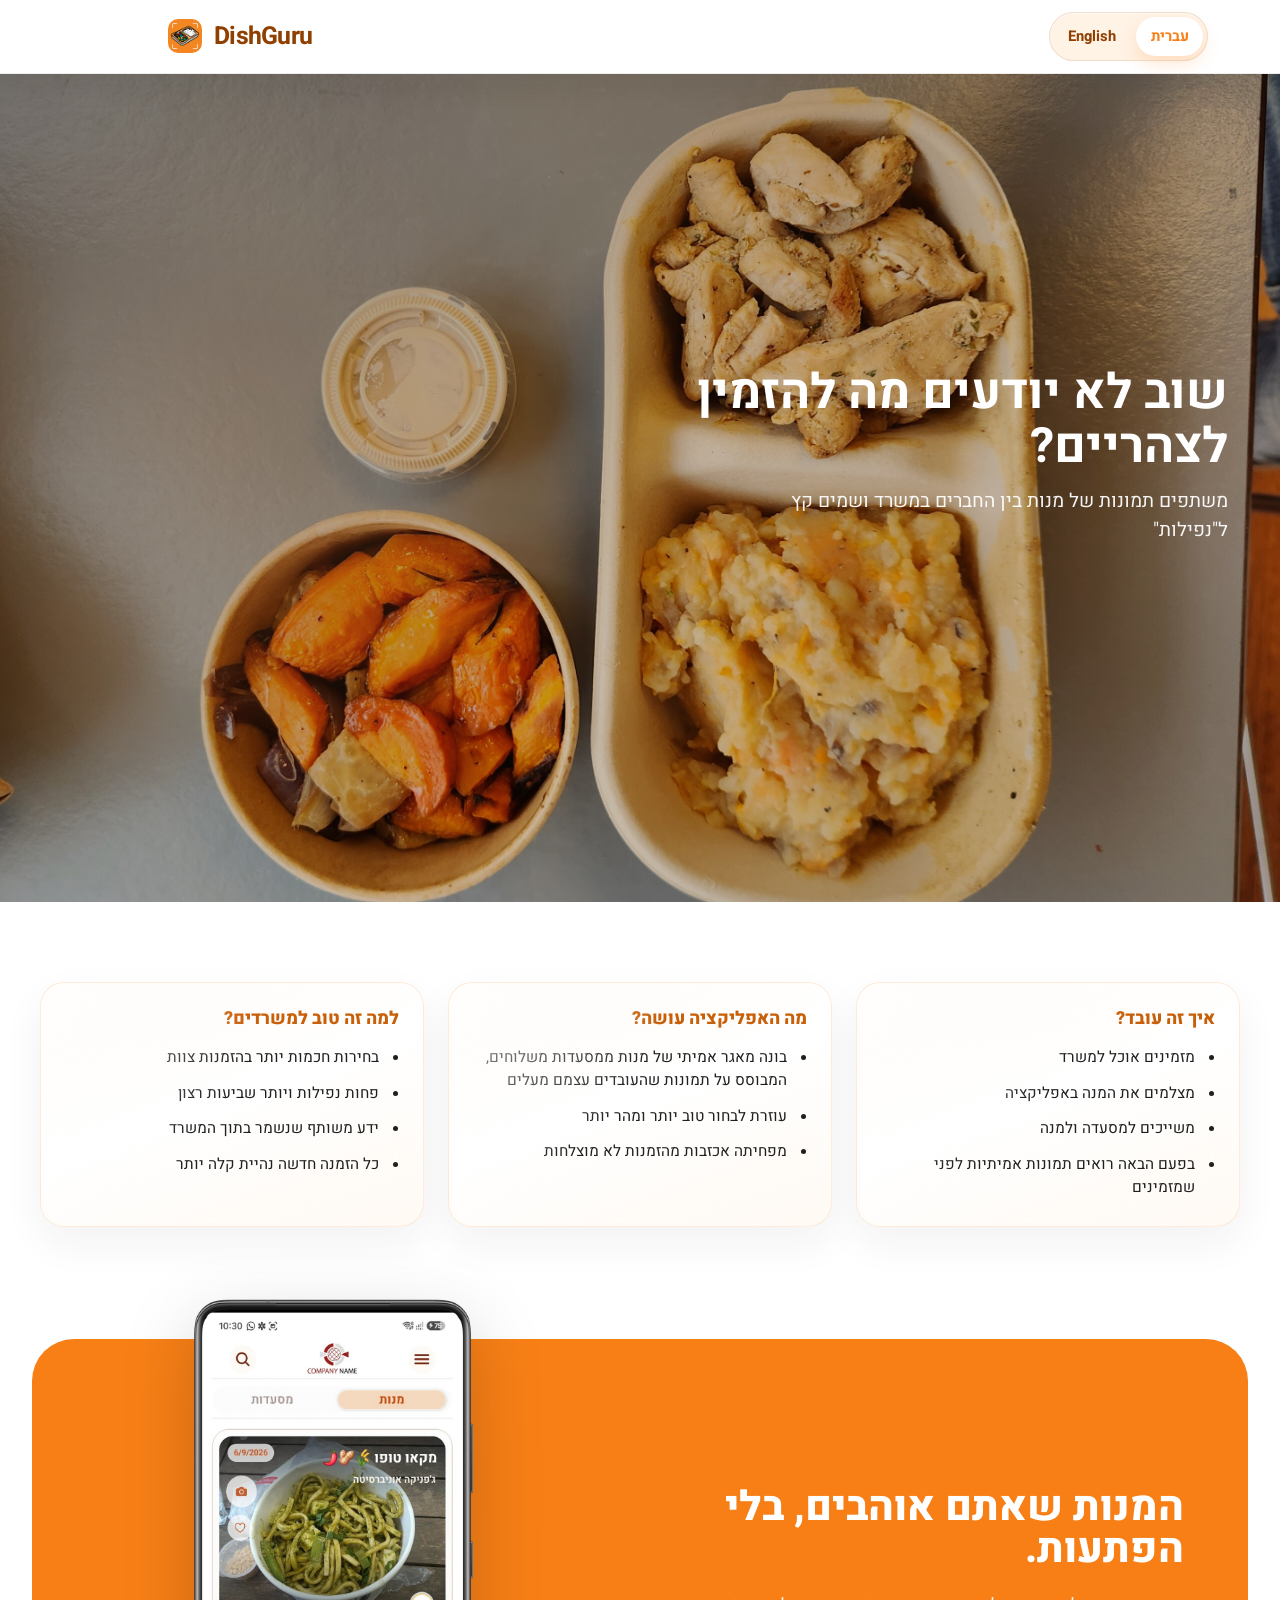
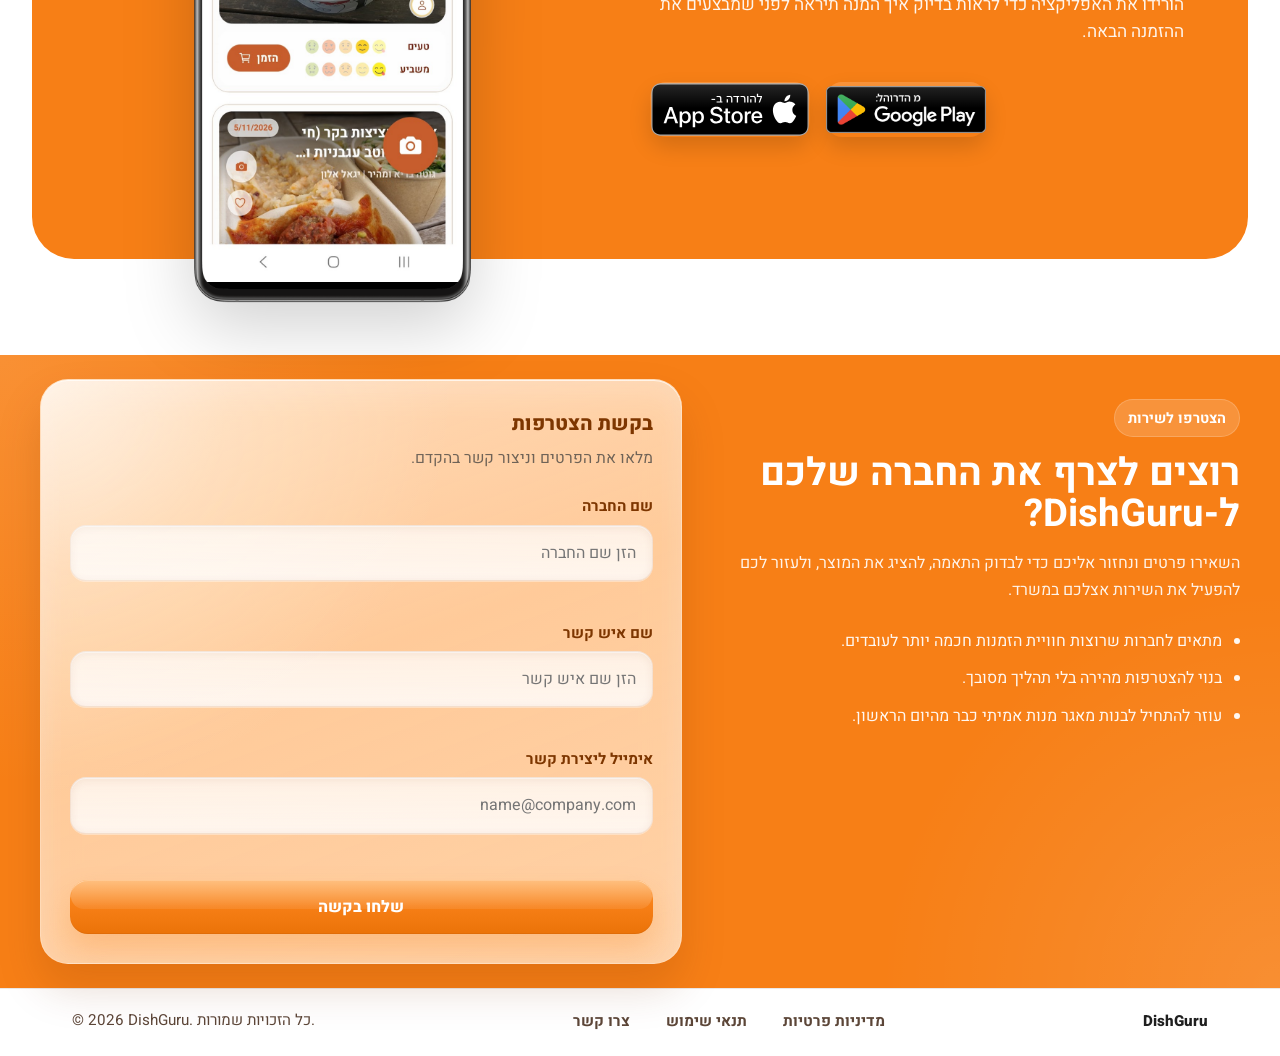
<file: index.html>
<!DOCTYPE html>
<html lang="he">
  <head>
    <meta charset="UTF-8" />
    <meta name="viewport" content="width=device-width, initial-scale=1.0" />
    <title>DishGuru</title>
    <meta
      name="description"
      content="DishGuru helps office teams see real dish photos before they order takeaway, making lunch choices smarter and reducing bad surprises."
    />
    <link rel="canonical" href="https://www.dishguru.app/" />
    <meta property="og:type" content="website" />
    <meta property="og:title" content="DishGuru" />
    <meta
      property="og:description"
      content="See how takeaway dishes really look before ordering. Built for offices, powered by real employee photos."
    />
    <meta property="og:url" content="https://www.dishguru.app/" />
    <meta property="og:image" content="https://www.dishguru.app/assets/icons/favicon-192.png" />
    <meta name="twitter:card" content="summary_large_image" />
    <meta name="twitter:title" content="DishGuru" />
    <meta
      name="twitter:description"
      content="See how takeaway dishes really look before ordering. Built for offices, powered by real employee photos."
    />
    <meta name="twitter:image" content="https://www.dishguru.app/assets/icons/favicon-192.png" />
    <script async src="https://www.googletagmanager.com/gtag/js?id=G-BLFW6BPG2H"></script>
    <script>
      window.dataLayer = window.dataLayer || [];
      function gtag() {
        dataLayer.push(arguments);
      }
      gtag("js", new Date());
      gtag("config", "G-BLFW6BPG2H");
    </script>
    <link rel="icon" href="favicon.ico" sizes="any" />
    <link rel="icon" type="image/png" sizes="192x192" href="assets/icons/favicon-192.png" />
    <link rel="preconnect" href="https://fonts.googleapis.com" />
    <link rel="preconnect" href="https://fonts.gstatic.com" crossorigin />
    <link
      href="https://fonts.googleapis.com/css2?family=Heebo:wght@400;700;800&display=swap"
      rel="stylesheet"
    />
    <style>
      * {
        box-sizing: border-box;
      }

      html,
      body,
      input,
      button,
      textarea,
      select {
        margin: 0;
        font-family: "Heebo", Arial, sans-serif;
      }

      body {
        min-height: 100vh;
        background: #f77f16;
        color: #ffffff;
      }

      body.site--ltr {
        direction: ltr;
      }

      .page {
        width: min(1200px, 100%);
        margin: 0 auto;
      }

      header {
        position: sticky;
        top: 0;
        z-index: 100;
        display: flex;
        align-items: center;
        justify-content: space-between;
        gap: 1rem;
        width: 100vw;
        margin-left: calc(50% - 50vw);
        padding: 12px max(32px, calc((100vw - 1200px) / 2 + 32px)) 12px
          max(32px, calc((100vw - 1200px) / 2 + 7rem));
        background: #ffffff;
        border-bottom: 1px solid rgba(31, 31, 31, 0.08);
        box-shadow: 0 10px 30px rgba(31, 31, 31, 0.08);
      }

      .brand {
        display: inline-flex;
        align-items: center;
        gap: 0.75rem;
        margin-left: 1rem;
      }

      .brand__icon {
        width: 34px;
        height: 34px;
        object-fit: cover;
        border-radius: 10px;
        overflow: hidden;
        display: block;
      }

      h1 {
        margin: 0;
        font-size: 1.55rem;
        font-weight: 700;
        letter-spacing: -0.03em;
        color: #8f3f00;
      }

      .language-toggle {
        display: inline-flex;
        align-items: center;
        gap: 0.35rem;
        padding: 0.25rem;
        border-radius: 999px;
        background: #fff3e6;
        border: 1px solid rgba(143, 63, 0, 0.12);
        box-shadow: inset 0 1px 0 rgba(255, 255, 255, 0.7);
      }

      .language-toggle__button {
        border: 0;
        border-radius: 999px;
        padding: 0.55rem 0.9rem;
        background: transparent;
        color: #8f3f00;
        font: inherit;
        font-size: 0.92rem;
        font-weight: 700;
        cursor: pointer;
        transition: background-color 160ms ease, color 160ms ease, box-shadow 160ms ease;
      }

      .language-toggle__button.is-active {
        background: #ffffff;
        color: #f77f16;
        box-shadow: 0 8px 18px rgba(247, 127, 22, 0.18);
      }

      .hero {
        position: relative;
        min-height: calc(100vh - 72px);
        width: 100vw;
        margin-left: calc(50% - 50vw);
        display: grid;
        grid-template-columns: 1fr;
        align-items: center;
        gap: 2.5rem;
        padding: 2rem max(32px, calc((100vw - 1200px) / 2 + 32px)) 4rem
          max(32px, calc((100vw - 1200px) / 2 + 7rem));
        background: #6a3d17;
        overflow: hidden;
      }

      .hero > * {
        position: relative;
        z-index: 2;
      }

      .hero__media {
        position: absolute;
        inset: 0;
        z-index: 0;
        overflow: hidden;
      }

      .hero__video {
        width: 100%;
        height: 100%;
        object-fit: cover;
        object-position: center center;
        display: block;
        filter: saturate(1.08) contrast(1.03) brightness(0.92);
      }

      .hero__scrim {
        position: absolute;
        inset: 0;
        background:
          linear-gradient(
            135deg,
            rgba(16, 12, 9, 0.42) 0%,
            rgba(16, 12, 9, 0.24) 34%,
            rgba(16, 12, 9, 0.14) 58%,
            rgba(16, 12, 9, 0.22) 100%
          ),
          radial-gradient(circle at 18% 44%, rgba(255, 162, 74, 0.18), transparent 32%),
          linear-gradient(180deg, rgba(130, 68, 18, 0.12) 0%, rgba(130, 68, 18, 0.04) 100%);
      }

      .hero__text {
        direction: rtl;
        text-align: right;
        display: grid;
        gap: 0.9rem;
        align-self: center;
        justify-self: end;
        max-width: 34rem;
        transform: translate(1.25rem, -1rem);
      }

      .hero__text p {
        margin: 0;
        font-size: clamp(1.95rem, 3.8vw, 3.8rem);
        font-weight: 700;
        line-height: 1.1;
      }

      .hero__subtext {
        margin-top: 0;
        max-width: 28rem;
        font-size: clamp(1rem, 1.5vw, 1.2rem);
        font-weight: 400;
        line-height: 1.5;
        color: rgba(255, 255, 255, 0.94);
      }

      .hero--ltr .hero__text {
        direction: ltr;
        text-align: left;
        justify-self: start;
        transform: translate(0.5rem, -1rem);
      }

      @media (prefers-reduced-motion: reduce) {
        .hero__video {
          animation: none;
        }
      }

      .details-section {
        background: #ffffff;
        color: #1f1f1f;
        padding: 5rem 2rem;
      }

      .details-grid {
        width: min(1200px, 100%);
        margin: 0 auto;
        display: grid;
        grid-template-columns: repeat(3, minmax(0, 1fr));
        gap: 1.5rem;
        direction: rtl;
      }

      .details-card {
        position: relative;
        padding: 1.6rem 1.5rem 1.7rem;
        border-radius: 24px;
        background:
          linear-gradient(
            160deg,
            rgba(255, 250, 244, 0.82) 0%,
            rgba(255, 255, 255, 0.6) 48%,
            rgba(255, 247, 238, 0.72) 100%
          );
        border: 1px solid rgba(247, 127, 22, 0.14);
        backdrop-filter: blur(14px) saturate(125%);
        -webkit-backdrop-filter: blur(14px) saturate(125%);
        box-shadow:
          inset 0 1px 0 rgba(255, 255, 255, 0.86),
          inset 0 22px 34px rgba(255, 255, 255, 0.28),
          0 16px 40px rgba(31, 31, 31, 0.06);
        text-align: right;
        overflow: hidden;
        transform-origin: top left;
        transform-style: preserve-3d;
        transition:
          transform 220ms ease,
          box-shadow 220ms ease,
          border-color 220ms ease,
          background 220ms ease;
      }

      .details-card::before {
        content: "";
        position: absolute;
        inset: 0;
        border-radius: inherit;
        background:
          radial-gradient(
            circle at top left,
            rgba(255, 255, 255, 0.72) 0%,
            rgba(255, 255, 255, 0.4) 18%,
            rgba(255, 255, 255, 0) 48%
          );
        pointer-events: none;
      }

      .details-card:hover {
        transform: perspective(1200px) translateY(-6px) rotateX(1.7deg) rotateY(-1.7deg);
        border-color: rgba(247, 127, 22, 0.32);
        background:
          linear-gradient(
            160deg,
            rgba(255, 248, 239, 0.92) 0%,
            rgba(255, 255, 255, 0.72) 46%,
            rgba(255, 245, 233, 0.84) 100%
          );
        box-shadow:
          inset 0 1px 0 rgba(255, 255, 255, 0.92),
          inset 0 24px 36px rgba(255, 255, 255, 0.32),
          0 22px 48px rgba(31, 31, 31, 0.1),
          0 0 0 1px rgba(255, 255, 255, 0.14),
          0 0 32px rgba(247, 127, 22, 0.12);
      }

      body.site--ltr .details-card {
        transform-origin: top right;
      }

      body.site--ltr .details-card:hover {
        transform: perspective(1200px) translateY(-6px) rotateX(1.7deg) rotateY(1.7deg);
      }

      .details-card__title {
        margin: 0 0 1rem;
        color: #c85f09;
        font-size: clamp(1rem, 1.4vw, 1.2rem);
        font-weight: 800;
        line-height: 1.2;
      }

      .details-card__list {
        margin: 0;
        padding: 0 1.1rem 0 0;
        list-style: disc;
        display: grid;
        gap: 0.8rem;
      }

      .details-card__item {
        font-size: clamp(0.95rem, 1.2vw, 1.08rem);
        line-height: 1.5;
        padding-right: 0.15rem;
      }

      body.site--ltr .details-grid {
        direction: ltr;
      }

      body.site--ltr .details-card {
        text-align: left;
      }

      body.site--ltr .details-card__list {
        padding: 0 0 0 1.1rem;
      }

      .join-section {
        background:
          radial-gradient(circle at top left, rgba(255, 199, 146, 0.24), transparent 30%),
          radial-gradient(circle at bottom right, rgba(255, 255, 255, 0.12), transparent 28%),
          #f77f16;
        color: #ffffff;
        padding: 1.5rem 2rem;
      }

      .join-shell {
        width: min(1200px, 100%);
        margin: 0 auto;
        display: grid;
        grid-template-columns: minmax(0, 0.9fr) minmax(0, 1.1fr);
        gap: 2rem;
        align-items: start;
        direction: rtl;
      }

      body.site--ltr .join-shell {
        direction: ltr;
      }

      .join-copy {
        padding-top: 1.25rem;
      }

      body.site--ltr .join-copy,
      body.site--ltr .join-form-card {
        text-align: left;
      }

      .join-eyebrow {
        display: inline-flex;
        align-items: center;
        padding: 0.45rem 0.8rem;
        border-radius: 999px;
        background: rgba(255, 255, 255, 0.16);
        color: #ffffff;
        font-size: 0.9rem;
        font-weight: 700;
        border: 1px solid rgba(255, 255, 255, 0.18);
      }

      .join-title {
        margin: 1rem 0 0.9rem;
        font-size: clamp(1.6rem, 3vw, 2.7rem);
        line-height: 1.08;
        color: #ffffff;
      }

      .join-description {
        margin: 0;
        max-width: 34rem;
        font-size: 1rem;
        line-height: 1.7;
        color: rgba(255, 255, 255, 0.9);
      }

      .join-points {
        margin: 1.5rem 0 0;
        padding: 0 1.1rem 0 0;
        display: grid;
        gap: 0.85rem;
        color: rgba(255, 255, 255, 0.94);
      }

      body.site--ltr .join-points {
        padding: 0 0 0 1.1rem;
      }

      .join-form-card {
        position: relative;
        padding: 1.8rem;
        border-radius: 28px;
        background:
          linear-gradient(
            160deg,
            rgba(255, 247, 239, 0.78) 0%,
            rgba(255, 252, 248, 0.62) 48%,
            rgba(255, 243, 230, 0.72) 100%
          );
        border: 1px solid rgba(255, 234, 214, 0.34);
        box-shadow:
          inset 0 1px 0 rgba(255, 255, 255, 0.72),
          inset 0 18px 30px rgba(255, 255, 255, 0.14),
          0 24px 44px rgba(122, 52, 0, 0.18);
        backdrop-filter: blur(18px) saturate(125%);
        -webkit-backdrop-filter: blur(18px) saturate(125%);
        overflow: hidden;
      }

      .join-form-card::before {
        content: "";
        position: absolute;
        inset: 0;
        border-radius: inherit;
        background:
          radial-gradient(
            circle at top left,
            rgba(255, 255, 255, 0.56) 0%,
            rgba(255, 255, 255, 0.18) 22%,
            rgba(255, 255, 255, 0) 48%
          );
        pointer-events: none;
      }

      .join-form-title {
        margin: 0 0 0.5rem;
        font-size: 1.25rem;
        font-weight: 800;
        color: #7d3600;
      }

      .join-form-subtitle {
        margin: 0 0 1.5rem;
        font-size: 0.98rem;
        line-height: 1.6;
        color: #6f6357;
      }

      .join-form {
        display: grid;
        gap: 1rem;
      }

      .join-field {
        display: grid;
        gap: 0.45rem;
      }

      .join-label {
        font-size: 0.95rem;
        font-weight: 700;
        color: #7d3600;
      }

      .join-input {
        width: 100%;
        padding: 0.95rem 1rem;
        border: 1px solid rgba(143, 63, 0, 0.1);
        border-radius: 16px;
        background:
          linear-gradient(
            180deg,
            rgba(255, 255, 255, 0.72) 0%,
            rgba(255, 249, 244, 0.92) 100%
          );
        color: #33251c;
        font: inherit;
        box-shadow:
          inset 0 2px 8px rgba(122, 52, 0, 0.08),
          inset 0 1px 0 rgba(255, 255, 255, 0.82),
          0 1px 0 rgba(255, 255, 255, 0.36);
        transition: border-color 160ms ease, box-shadow 160ms ease, background-color 160ms ease;
      }

      .join-input:focus {
        outline: none;
        border-color: rgba(247, 127, 22, 0.8);
        box-shadow:
          inset 0 2px 8px rgba(122, 52, 0, 0.06),
          inset 0 1px 0 rgba(255, 255, 255, 0.9),
          0 0 0 4px rgba(247, 127, 22, 0.14);
        background:
          linear-gradient(
            180deg,
            rgba(255, 255, 255, 0.84) 0%,
            rgba(255, 252, 249, 0.98) 100%
          );
      }

      .join-input.is-invalid {
        border-color: #d64933;
        box-shadow: 0 0 0 4px rgba(214, 73, 51, 0.12);
      }

      .join-error {
        min-height: 1.1rem;
        font-size: 0.86rem;
        color: #c63d28;
      }

      .join-submit {
        position: relative;
        margin-top: 0.35rem;
        padding: 0.95rem 1.2rem;
        border: 0;
        border-radius: 18px;
        background:
          linear-gradient(180deg, #ff9a34 0%, #f77f16 48%, #eb7308 100%);
        color: #ffffff;
        font: inherit;
        font-weight: 800;
        cursor: pointer;
        overflow: hidden;
        box-shadow:
          inset 0 1px 0 rgba(255, 236, 214, 0.6),
          inset 0 -1px 0 rgba(173, 77, 0, 0.18),
          0 14px 28px rgba(247, 127, 22, 0.24);
        transition:
          transform 160ms ease,
          box-shadow 160ms ease,
          opacity 160ms ease,
          filter 160ms ease;
      }

      .join-submit::before {
        content: "";
        position: absolute;
        inset: 1px 1px auto 1px;
        height: 52%;
        border-radius: 17px 17px 14px 14px;
        background: linear-gradient(180deg, rgba(255, 255, 255, 0.36) 0%, rgba(255, 255, 255, 0.08) 100%);
        pointer-events: none;
      }

      .join-submit:hover {
        transform: translateY(-3px) scale(1.01);
        box-shadow:
          inset 0 1px 0 rgba(255, 236, 214, 0.72),
          inset 0 -1px 0 rgba(173, 77, 0, 0.2),
          0 18px 34px rgba(247, 127, 22, 0.3);
        filter: saturate(1.08) brightness(1.05);
      }

      .join-submit:active {
        transform: translateY(0) scale(0.99);
      }

      .join-success {
        position: relative;
        display: none;
        margin-top: 1rem;
        padding: 0.95rem 1rem;
        border-radius: 16px;
        background: linear-gradient(180deg, rgba(238, 249, 239, 0.96) 0%, rgba(245, 253, 245, 0.9) 100%);
        border: 1px solid rgba(63, 151, 91, 0.22);
        color: #24623a;
        font-size: 0.94rem;
        line-height: 1.5;
        transform: translateY(8px) scale(0.98);
        opacity: 0;
        overflow: hidden;
        backdrop-filter: blur(8px);
        -webkit-backdrop-filter: blur(8px);
      }

      .join-success::before {
        content: "";
        position: absolute;
        top: 0;
        bottom: 0;
        left: -32%;
        width: 30%;
        background: linear-gradient(90deg, rgba(255, 255, 255, 0) 0%, rgba(255, 255, 255, 0.46) 52%, rgba(255, 255, 255, 0) 100%);
        transform: skewX(-18deg);
        opacity: 0;
      }

      .join-success.is-visible {
        display: block;
        animation: success-pop 380ms ease forwards;
      }

      .join-success.is-visible::before {
        animation: success-shimmer 820ms ease 120ms forwards;
      }

      @keyframes success-pop {
        0% {
          opacity: 0;
          transform: translateY(10px) scale(0.97);
        }

        65% {
          opacity: 1;
          transform: translateY(-2px) scale(1.01);
        }

        100% {
          opacity: 1;
          transform: translateY(0) scale(1);
        }
      }

      @keyframes success-shimmer {
        0% {
          opacity: 0;
          left: -32%;
        }

        18% {
          opacity: 1;
        }

        100% {
          opacity: 0;
          left: 118%;
        }
      }

      .site-footer {
        background: #ffffff;
        color: #5c4638;
        border-top: 1px solid rgba(92, 70, 56, 0.12);
      }

      .site-footer__inner {
        width: min(1200px, 100%);
        margin: 0 auto;
        padding: 1.3rem 2rem 1.5rem;
        display: flex;
        align-items: center;
        justify-content: space-between;
        gap: 1.5rem;
      }

      .site-footer__copyright {
        font-size: 0.95rem;
        line-height: 1.4;
      }

      .site-footer__nav {
        display: flex;
        align-items: center;
        justify-content: center;
        gap: 2.25rem;
        flex-wrap: wrap;
      }

      .site-footer__link {
        color: #5c4638;
        font-size: 0.95rem;
        font-weight: 700;
        text-decoration: none;
        transition: color 160ms ease, opacity 160ms ease;
      }

      .site-footer__link:hover {
        text-decoration: underline;
        color: #8f3f00;
      }

      .site-footer__brand {
        font-size: 0.95rem;
        font-weight: 800;
        color: #1f1f1f;
      }

      .legal-modal {
        position: fixed;
        inset: 0;
        z-index: 220;
        display: none;
        align-items: center;
        justify-content: center;
        padding: 1.5rem;
        background: rgba(19, 14, 11, 0.62);
        backdrop-filter: blur(8px);
      }

      .legal-modal.is-open {
        display: flex;
      }

      .legal-modal__dialog {
        width: min(1080px, 100%);
        height: min(82vh, 820px);
        position: relative;
        background: #fffdf9;
        border-radius: 28px;
        overflow: hidden;
        box-shadow: 0 28px 80px rgba(0, 0, 0, 0.28);
      }

      .legal-modal__close {
        position: absolute;
        top: 14px;
        right: 14px;
        z-index: 1;
        width: 42px;
        height: 42px;
        border: 0;
        border-radius: 50%;
        padding: 0;
        background: rgba(245, 236, 228, 0.96);
        color: #5c4638;
        font: inherit;
        font-weight: 700;
        font-size: 1.35rem;
        line-height: 1;
        cursor: pointer;
        box-shadow: 0 10px 24px rgba(0, 0, 0, 0.14);
      }

      .legal-modal__frame {
        width: 100%;
        height: 100%;
        border: 0;
        background: #ffffff;
      }

      body.site--ltr .site-footer__inner {
        direction: ltr;
      }

      .cta-section {
        background: #ffffff;
        padding: 2rem 2rem 6rem;
      }

      .cta-card {
        position: relative;
        width: min(1280px, 100%);
        min-height: 520px;
        margin: 0 auto;
        border-radius: 42px;
        background: #f77f16;
        overflow: visible;
      }

      .cta-phone {
        position: absolute;
        left: 11%;
        top: 50%;
        width: min(26vw, 340px);
        height: auto;
        transform: translateY(-50%);
        filter: drop-shadow(0 24px 34px rgba(0, 0, 0, 0.18));
      }

      .cta-content {
        min-height: 520px;
        padding: 5.5rem 4rem 4rem 48%;
        display: flex;
        flex-direction: column;
        justify-content: center;
        color: #ffffff;
        text-align: right;
        direction: rtl;
      }

      body.site--ltr .cta-phone {
        left: auto;
        right: 11%;
      }

      body.site--ltr .cta-content {
        padding: 5.5rem 48% 4rem 4rem;
        text-align: left;
        direction: ltr;
      }

      .cta-title {
        margin: 0 0 1.25rem;
        font-size: clamp(1.65rem, 3.2vw, 3rem);
        font-weight: 800;
        line-height: 1.04;
      }

      .cta-description {
        margin: 0 0 2.25rem;
        font-size: clamp(0.95rem, 1.35vw, 1.15rem);
        line-height: 1.6;
        color: rgba(255, 255, 255, 0.92);
      }

      .cta-store-row {
        display: flex;
        justify-content: flex-end;
        flex-wrap: nowrap;
        gap: 1rem;
        transform: translateX(34px);
      }

      body.site--ltr .cta-store-row {
        justify-content: flex-start;
        transform: translateX(12px);
      }

      .cta-store-button {
        position: relative;
        display: inline-flex;
        align-items: center;
        justify-content: center;
        text-decoration: none;
        border-radius: 16px;
        box-shadow: 0 10px 22px rgba(0, 0, 0, 0.14);
        transition: transform 180ms ease, filter 180ms ease, box-shadow 180ms ease;
      }

      .cta-store-button::before {
        content: "";
        position: absolute;
        inset: 0;
        border-radius: inherit;
        background: linear-gradient(180deg, rgba(255, 255, 255, 0.16) 0%, rgba(255, 255, 255, 0) 48%);
        pointer-events: none;
      }

      .cta-store-button:hover {
        transform: translateY(-3px);
        box-shadow: 0 16px 28px rgba(0, 0, 0, 0.18);
        filter: saturate(1.05) brightness(1.04);
      }

      .cta-store-button:active {
        transform: translateY(0) scale(0.99);
      }

      .cta-store-badge {
        display: block;
        width: 160px;
        height: auto;
      }

      @media (max-width: 900px) {
        header {
          margin-left: calc(50% - 50vw);
          padding: 16px 20px;
        }

        .hero {
          align-items: start;
          gap: 1.5rem;
          margin-left: calc(50% - 50vw);
          padding: 2.45rem 1.25rem 3rem;
          min-height: 31.75rem;
        }

        .brand {
          margin-left: 0;
        }

        .brand__icon {
          width: 42px;
          height: 42px;
        }

        h1 {
          font-size: 1.5rem;
        }

        .language-toggle__button {
          padding: 0.65rem 0.85rem;
        }

        .hero__text {
          text-align: center;
          align-self: start;
          justify-self: stretch;
          transform: none;
          margin-top: 1.35rem;
        }

        .hero--ltr .hero__text {
          justify-self: stretch;
          transform: none;
          margin-top: 1.35rem;
        }

        .hero__text p {
          font-size: clamp(1.8rem, 8vw, 2.8rem);
        }

        .hero__subtext {
          max-width: none;
        }

        .hero__video {
          object-position: center 42%;
        }

        .details-section {
          padding: 3.5rem 1.5rem;
        }

        .details-grid {
          grid-template-columns: 1fr;
        }

        .join-section {
          padding: 1.25rem 1.5rem;
        }

        .join-shell {
          grid-template-columns: 1fr;
          gap: 1.5rem;
        }

        .join-copy {
          padding-top: 0;
          text-align: center;
        }

        .join-description {
          max-width: none;
        }

        .join-points {
          text-align: right;
        }

        body.site--ltr .join-points {
          text-align: left;
        }

        .cta-section {
          padding: 1rem 1.5rem 4rem;
        }

        .site-footer__inner {
          padding: 1.2rem 1.5rem 1.4rem;
          flex-direction: column;
          text-align: center;
        }

        .legal-modal {
          padding: 0.8rem;
        }

        .legal-modal__dialog {
          height: min(86vh, 920px);
          border-radius: 22px;
        }

        .cta-card {
          min-height: auto;
        }

        .cta-phone {
          position: static;
          display: block;
          width: min(100%, 280px);
          margin: -3rem auto 0;
          transform: none;
        }

        .cta-content {
          min-height: auto;
          padding: 2rem 1.5rem 2.5rem;
          text-align: center;
        }

        body.site--ltr .cta-content {
          padding: 2.4rem 2rem 2.8rem;
          text-align: left;
          align-items: flex-start;
        }

        body.site--ltr .cta-title,
        body.site--ltr .cta-description {
          max-width: 19rem;
        }

        body.site--ltr .cta-title {
          font-size: clamp(1.8rem, 6.8vw, 2.35rem);
          line-height: 1.05;
          text-wrap: balance;
        }

        body.site--ltr .cta-description {
          font-size: 1.02rem;
          line-height: 1.5;
        }

        .cta-store-row {
          justify-content: center;
          flex-wrap: wrap;
          transform: none;
        }

        body.site--ltr .cta-store-row {
          justify-content: center;
          width: fit-content;
          align-self: center;
          margin-inline: auto;
        }
      }

      @media (max-width: 640px) {
        header {
          flex-wrap: wrap;
          align-items: center;
          padding-top: 10px;
          padding-bottom: 10px;
          padding-inline: 16px;
        }

        .brand {
          gap: 0.7rem;
        }

        .language-toggle {
          margin-left: auto;
          align-self: center;
        }

        .hero {
          padding: 1rem 1rem 2rem;
        }

        .hero__text p {
          font-size: clamp(1.6rem, 8vw, 2.35rem);
        }

        .join-form-card {
          padding: 1.35rem;
          border-radius: 22px;
        }

        .cta-store-badge {
          width: 142px;
        }

        body.site--ltr .cta-content {
          padding-inline: 1.2rem;
        }

        body.site--ltr .cta-title,
        body.site--ltr .cta-description {
          max-width: none;
        }

        body.site--ltr .cta-title {
          font-size: clamp(1.7rem, 8.2vw, 2.1rem);
        }
      }
    </style>
  </head>
  <body>
    <div class="page">
      <header>
        <div class="brand">
          <img
            class="brand__icon"
            src="assets/icons/dishguru-icon-rounded.png?v=2"
            alt="DishGuru icon"
          />
          <h1>DishGuru</h1>
        </div>
        <div class="language-toggle" aria-label="Language switcher">
          <button class="language-toggle__button" type="button" data-language="en">
            English
          </button>
          <button
            class="language-toggle__button is-active"
            type="button"
            data-language="he"
          >
            עברית
          </button>
        </div>
      </header>
      <main class="hero" id="hero">
        <div class="hero__media" aria-hidden="true">
          <video
            class="hero__video"
            autoplay
            muted
            loop
            playsinline
            preload="metadata"
            poster="assets/images/hero-background.jpg"
          >
            <source src="assets/video/dishguru-hero.mp4" type="video/mp4" />
          </video>
          <div class="hero__scrim"></div>
        </div>
        <div class="hero__text">
          <p id="hero-text">שוב לא יודעים מה להזמין לצהריים?</p>
          <div class="hero__subtext" id="hero-subtext">
            משתפים תמונות של מנות בין החברים במשרד ושמים קץ ל"נפילות"
          </div>
        </div>
      </main>
    </div>

    <section class="details-section">
      <div class="details-grid">
        <article class="details-card">
          <h3 class="details-card__title" id="details-title-1">איך זה עובד?</h3>
          <ul class="details-card__list">
            <li class="details-card__item" id="details-1-item-1">מזמינים אוכל למשרד</li>
            <li class="details-card__item" id="details-1-item-2">מצלמים את המנה באפליקציה</li>
            <li class="details-card__item" id="details-1-item-3">משייכים למסעדה ולמנה</li>
            <li class="details-card__item" id="details-1-item-4">בפעם הבאה רואים תמונות אמיתיות לפני שמזמינים</li>
          </ul>
        </article>

        <article class="details-card">
          <h3 class="details-card__title" id="details-title-2">מה האפליקציה עושה?</h3>
          <ul class="details-card__list">
            <li class="details-card__item" id="details-2-item-1">בונה מאגר אמיתי של מנות ממסעדות משלוחים, המבוסס על תמונות שהעובדים עצמם מעלים</li>
            <li class="details-card__item" id="details-2-item-2">עוזרת לבחור טוב יותר ומהר יותר</li>
            <li class="details-card__item" id="details-2-item-3">מפחיתה אכזבות מהזמנות לא מוצלחות</li>
          </ul>
        </article>

        <article class="details-card">
          <h3 class="details-card__title" id="details-title-3">למה זה טוב למשרדים?</h3>
          <ul class="details-card__list">
            <li class="details-card__item" id="details-3-item-1">בחירות חכמות יותר בהזמנות צוות</li>
            <li class="details-card__item" id="details-3-item-2">פחות נפילות ויותר שביעות רצון</li>
            <li class="details-card__item" id="details-3-item-3">ידע משותף שנשמר בתוך המשרד</li>
            <li class="details-card__item" id="details-3-item-4">כל הזמנה חדשה נהיית קלה יותר</li>
          </ul>
        </article>
      </div>
    </section>

    <section class="cta-section">
      <div class="cta-card">
        <img
          class="cta-phone"
          src="assets/images/phone-screenshot.png"
          alt="DishGuru phone screenshot"
        />
        <div class="cta-content">
          <h2 class="cta-title" id="cta-title">המנות שאתם אוהבים, בלי הפתעות.</h2>
          <p class="cta-description" id="cta-description">
            הורידו את האפליקציה כדי לראות בדיוק איך המנה תיראה לפני שמבצעים את ההזמנה הבאה.
          </p>
          <div class="cta-store-row">
            <a
              class="cta-store-button"
              href="https://play.google.com/store/apps/details?id=com.dishguru.app&hl=en"
              target="_blank"
              rel="noreferrer"
              aria-label="Get DishGuru on Google Play"
            >
              <img
                id="google-play-badge"
                class="cta-store-badge"
                src="assets/badges/google-play-badge-he.png?v=3"
                alt="זמין ב-Google Play"
              />
            </a>
            <a
              class="cta-store-button"
              href="https://apps.apple.com/il/app/dishguru/id6763908421"
              target="_blank"
              rel="noreferrer"
              aria-label="Download DishGuru on the App Store"
            >
              <img
                id="app-store-badge"
                class="cta-store-badge"
                src="assets/badges/app-store-badge-he.svg?v=4"
                alt="להורדה ב-App Store"
              />
            </a>
          </div>
        </div>
      </div>
    </section>

    <section class="join-section" id="join-request">
      <div class="join-shell">
        <div class="join-copy">
          <div class="join-eyebrow" id="join-eyebrow">הצטרפו לשירות</div>
          <h2 class="join-title" id="join-title">רוצים לצרף את החברה שלכם ל-DishGuru?</h2>
          <p class="join-description" id="join-description">
            השאירו פרטים ונחזור אליכם כדי לבדוק התאמה, להציג את המוצר, ולעזור לכם להפעיל את השירות אצלכם במשרד.
          </p>
          <ul class="join-points" id="join-points">
            <li>מתאים לחברות שרוצות חוויית הזמנות חכמה יותר לעובדים.</li>
            <li>בנוי להצטרפות מהירה בלי תהליך מסובך.</li>
            <li>עוזר להתחיל לבנות מאגר מנות אמיתי כבר מהיום הראשון.</li>
          </ul>
        </div>

        <div class="join-form-card">
          <h3 class="join-form-title" id="join-form-title">בקשת הצטרפות</h3>
          <p class="join-form-subtitle" id="join-form-subtitle">
            מלאו את הפרטים וניצור קשר בהקדם.
          </p>

          <form class="join-form" id="join-form" novalidate>
            <div class="join-field">
              <label class="join-label" for="company-name" id="label-company-name">שם החברה</label>
              <input class="join-input" id="company-name" name="companyName" type="text" />
              <div class="join-error" id="company-name-error" aria-live="polite"></div>
            </div>

            <div class="join-field">
              <label class="join-label" for="contact-name" id="label-contact-name">שם איש קשר</label>
              <input class="join-input" id="contact-name" name="contactName" type="text" />
              <div class="join-error" id="contact-name-error" aria-live="polite"></div>
            </div>

            <div class="join-field">
              <label class="join-label" for="contact-email" id="label-contact-email">אימייל ליצירת קשר</label>
              <input class="join-input" id="contact-email" name="contactEmail" type="email" />
              <div class="join-error" id="contact-email-error" aria-live="polite"></div>
            </div>

            <button class="join-submit" id="join-submit" type="submit">שלחו בקשה</button>
            <div class="join-success" id="join-success" aria-live="polite"></div>
          </form>
        </div>
      </div>
    </section>

    <footer class="site-footer">
      <div class="site-footer__inner">
        <div class="site-footer__copyright" id="footer-copyright">
          © 2026 DishGuru. All rights reserved.
        </div>
        <nav class="site-footer__nav">
          <a class="site-footer__link" id="footer-contact" href="mailto:support@dishguru.app">
            Contact Us
          </a>
          <a class="site-footer__link" id="footer-terms" href="#" data-legal="terms">
            Terms of Service
          </a>
          <a class="site-footer__link" id="footer-privacy" href="#" data-legal="privacy">
            Privacy Policy
          </a>
        </nav>
        <div class="site-footer__brand">DishGuru</div>
      </div>
    </footer>

    <div class="legal-modal" id="legal-modal" aria-hidden="true">
      <div class="legal-modal__dialog" role="dialog" aria-modal="true" aria-label="Legal document">
        <button class="legal-modal__close" id="legal-modal-close" type="button" aria-label="Close">
          ×
        </button>
        <iframe class="legal-modal__frame" id="legal-modal-frame" title="Legal document"></iframe>
      </div>
    </div>

    <script>
      const heroText = document.getElementById("hero-text");
      const heroSubtext = document.getElementById("hero-subtext");
      const appStoreBadge = document.getElementById("app-store-badge");
      const googlePlayBadge = document.getElementById("google-play-badge");
      const languageButtons = document.querySelectorAll("[data-language]");
      const heroTextContainer = heroText.parentElement;
      const hero = document.getElementById("hero");
      const ctaTitle = document.getElementById("cta-title");
      const ctaDescription = document.getElementById("cta-description");
      const footerCopyright = document.getElementById("footer-copyright");
      const footerContact = document.getElementById("footer-contact");
      const footerTerms = document.getElementById("footer-terms");
      const footerPrivacy = document.getElementById("footer-privacy");
      const legalModal = document.getElementById("legal-modal");
      const legalModalClose = document.getElementById("legal-modal-close");
      const legalModalFrame = document.getElementById("legal-modal-frame");
      const joinForm = document.getElementById("join-form");
      const joinSuccess = document.getElementById("join-success");
      const companyNameInput = document.getElementById("company-name");
      const contactNameInput = document.getElementById("contact-name");
      const contactEmailInput = document.getElementById("contact-email");

      const joinCopyElements = {
        eyebrow: document.getElementById("join-eyebrow"),
        title: document.getElementById("join-title"),
        description: document.getElementById("join-description"),
        points: document.getElementById("join-points"),
        formTitle: document.getElementById("join-form-title"),
        formSubtitle: document.getElementById("join-form-subtitle"),
        labelCompanyName: document.getElementById("label-company-name"),
        labelContactName: document.getElementById("label-contact-name"),
        labelContactEmail: document.getElementById("label-contact-email"),
        submit: document.getElementById("join-submit")
      };

      const detailsContentElements = {
        title1: document.getElementById("details-title-1"),
        title2: document.getElementById("details-title-2"),
        title3: document.getElementById("details-title-3"),
        item11: document.getElementById("details-1-item-1"),
        item12: document.getElementById("details-1-item-2"),
        item13: document.getElementById("details-1-item-3"),
        item14: document.getElementById("details-1-item-4"),
        item21: document.getElementById("details-2-item-1"),
        item22: document.getElementById("details-2-item-2"),
        item23: document.getElementById("details-2-item-3"),
        item31: document.getElementById("details-3-item-1"),
        item32: document.getElementById("details-3-item-2"),
        item33: document.getElementById("details-3-item-3"),
        item34: document.getElementById("details-3-item-4")
      };

      const fieldConfigs = [
        {
          input: companyNameInput,
          error: document.getElementById("company-name-error"),
          key: "companyName"
        },
        {
          input: contactNameInput,
          error: document.getElementById("contact-name-error"),
          key: "contactName"
        },
        {
          input: contactEmailInput,
          error: document.getElementById("contact-email-error"),
          key: "contactEmail"
        }
      ];

      const translationContent = {
        en: {
          hero: "Don't know what to order?",
          heroSubtext:
            "Share real dish photos with coworkers and put an end to lunch ordering misses.",
          details: {
            title1: "How it works",
            title2: "What the app does",
            title3: "Why it works for offices",
            item11: "Order food to the office",
            item12: "Take a photo of the dish in the app",
            item13: "Attach it to the restaurant and exact dish",
            item14: "Next time, see real photos before placing the order",
            item21:
              "Builds a real database of takeaway dishes, based on photos uploaded by employees themselves",
            item22: "Helps people choose better and faster",
            item23: "Reduces disappointment from bad orders",
            item31: "Smarter team lunch decisions",
            item32: "Fewer misses and happier employees",
            item33: "Shared knowledge that stays inside the company",
            item34: "Every new order becomes easier"
          },
          ctaTitle: "The dishes you love, without surprises.",
          ctaDescription:
            "Download the app to see exactly how a dish will look before placing your next order.",
          footer: {
            copyright: "© 2026 DishGuru. All rights reserved.",
            contact: "Contact Us",
            terms: "Terms of Service",
            privacy: "Privacy Policy",
            contactHref: "mailto:support@dishguru.app",
            termsHref: "legal-en.html#terms",
            privacyHref: "legal-en.html#privacy"
          },
          joinEyebrow: "Join the service",
          joinTitle: "Want to bring DishGuru to your company?",
          joinDescription:
            "Leave your details and we'll get back to you to see if it's a fit, show you the product, and help you launch it in your office.",
          joinPoints: [
            "A great fit for companies that want a smarter lunch ordering experience for employees.",
            "Built for a fast onboarding process without unnecessary complexity.",
            "Helps teams start building a real dish database from day one."
          ],
          joinFormTitle: "Request to join",
          joinFormSubtitle: "Fill in your details and we'll be in touch soon.",
          labels: {
            companyName: "Company name",
            contactName: "Contact name",
            contactEmail: "Contact email"
          },
          placeholders: {
            companyName: "Enter your company name",
            contactName: "Enter the contact person's name",
            contactEmail: "name@company.com"
          },
          submit: "Send request",
          success:
            "Thanks, your request was sent successfully. We'll reach out soon.",
          submitError:
            "Something went wrong while sending the request. Please try again.",
          errors: {
            companyName: "Please enter your company name.",
            contactName: "Please enter a contact name.",
            contactEmailRequired: "Please enter a contact email.",
            contactEmailInvalid: "Please enter a valid email address."
          }
        },
        he: {
          hero: "שוב לא יודעים מה להזמין לצהריים?",
          heroSubtext:
            "משתפים תמונות של מנות בין החברים במשרד ושמים קץ ל\"נפילות\"",
          details: {
            title1: "איך זה עובד?",
            title2: "מה האפליקציה עושה?",
            title3: "למה זה טוב למשרדים?",
            item11: "מזמינים אוכל למשרד",
            item12: "מצלמים את המנה באפליקציה",
            item13: "משייכים למסעדה ולמנה",
            item14: "בפעם הבאה רואים תמונות אמיתיות לפני שמזמינים",
            item21:
              "בונה מאגר אמיתי של מנות ממסעדות משלוחים, המבוסס על תמונות שהעובדים עצמם מעלים",
            item22: "עוזרת לבחור טוב יותר ומהר יותר",
            item23: "מפחיתה אכזבות מהזמנות לא מוצלחות",
            item31: "בחירות חכמות יותר בהזמנות צוות",
            item32: "פחות נפילות ויותר שביעות רצון",
            item33: "ידע משותף שנשמר בתוך המשרד",
            item34: "כל הזמנה חדשה נהיית קלה יותר"
          },
          ctaTitle: "המנות שאתם אוהבים, בלי הפתעות.",
          ctaDescription:
            "הורידו את האפליקציה כדי לראות בדיוק איך המנה תיראה לפני שמבצעים את ההזמנה הבאה.",
          footer: {
            copyright: "© 2026 DishGuru. כל הזכויות שמורות.",
            contact: "צרו קשר",
            terms: "תנאי שימוש",
            privacy: "מדיניות פרטיות",
            contactHref: "mailto:support@dishguru.app",
            termsHref: "legal-he.html#terms",
            privacyHref: "legal-he.html#privacy"
          },
          joinEyebrow: "הצטרפו לשירות",
          joinTitle: "רוצים לצרף את החברה שלכם ל-DishGuru?",
          joinDescription:
            "השאירו פרטים ונחזור אליכם כדי לבדוק התאמה, להציג את המוצר, ולעזור לכם להפעיל את השירות אצלכם במשרד.",
          joinPoints: [
            "מתאים לחברות שרוצות חוויית הזמנות חכמה יותר לעובדים.",
            "בנוי להצטרפות מהירה בלי תהליך מסובך.",
            "עוזר להתחיל לבנות מאגר מנות אמיתי כבר מהיום הראשון."
          ],
          joinFormTitle: "בקשת הצטרפות",
          joinFormSubtitle: "מלאו את הפרטים וניצור קשר בהקדם.",
          labels: {
            companyName: "שם החברה",
            contactName: "שם איש קשר",
            contactEmail: "אימייל ליצירת קשר"
          },
          placeholders: {
            companyName: "הזן שם החברה",
            contactName: "הזן שם איש קשר",
            contactEmail: "name@company.com"
          },
          submit: "שלחו בקשה",
          success:
            "תודה, הבקשה נשלחה בהצלחה. נחזור אליכם בהקדם.",
          submitError:
            "אירעה שגיאה בשליחת הבקשה. נסו שוב בעוד רגע.",
          errors: {
            companyName: "נא להזין את שם החברה.",
            contactName: "נא להזין שם איש קשר.",
            contactEmailRequired: "נא להזין אימייל ליצירת קשר.",
            contactEmailInvalid: "נא להזין כתובת אימייל תקינה."
          }
        }
      };

      const appStoreBadges = {
        en: "assets/badges/app-store-badge-en.svg?v=4",
        he: "assets/badges/app-store-badge-he.svg?v=4"
      };

      const googlePlayBadges = {
        en: "assets/badges/google-play-badge-en.png?v=3",
        he: "assets/badges/google-play-badge-he.png?v=3"
      };

      const joinQueryParams = new URLSearchParams(window.location.search);
      const requestedLanguageFromUrl = joinQueryParams.get("lang");
      let hasTrackedJoinFormInteraction = false;
      let currentLanguage =
        requestedLanguageFromUrl === "en" || requestedLanguageFromUrl === "he"
          ? requestedLanguageFromUrl
          : "he";
      if ("scrollRestoration" in window.history) {
        window.history.scrollRestoration = "manual";
      }

      function prefillJoinFormFromUrl() {
        const emailFromUrl = joinQueryParams.get("email");

        if (!emailFromUrl) {
          return;
        }

        contactEmailInput.value = emailFromUrl.trim();
        clearFieldError(fieldConfigs.find((field) => field.key === "contactEmail"));
      }

      function scrollJoinFormIntoViewIfRequested() {
        if (!joinQueryParams.has("email") && !joinQueryParams.has("join")) {
          return;
        }

        const scrollTarget = document.getElementById("join-eyebrow");

        if (!scrollTarget) {
          return;
        }

        const scrollToJoin = () => {
          const targetTop =
            window.scrollY + scrollTarget.getBoundingClientRect().top - 20;

          window.scrollTo({
            top: Math.max(targetTop, 0),
            behavior: "auto"
          });
        };

        window.requestAnimationFrame(scrollToJoin);
        window.setTimeout(scrollToJoin, 120);
        window.setTimeout(scrollToJoin, 450);
        window.setTimeout(scrollToJoin, 900);
        window.addEventListener("load", scrollToJoin, { once: true });
        window.addEventListener("pageshow", scrollToJoin, { once: true });
      }

      function trackAnalyticsEvent(eventName, eventParams = {}) {
        if (typeof window.gtag !== "function") {
          return;
        }

        window.gtag("event", eventName, eventParams);
      }

      function trackJoinFormInteraction(fieldName) {
        if (hasTrackedJoinFormInteraction) {
          return;
        }

        hasTrackedJoinFormInteraction = true;
        trackAnalyticsEvent("join_form_interaction", {
          form_name: "join_form",
          language: currentLanguage,
          field_name: fieldName
        });
      }

      function applyLanguage(language) {
        currentLanguage = language;

        heroText.textContent = translationContent[language].hero;
        heroSubtext.textContent = translationContent[language].heroSubtext;
        ctaTitle.textContent = translationContent[language].ctaTitle;
        ctaDescription.textContent = translationContent[language].ctaDescription;
        appStoreBadge.src = appStoreBadges[language];
        googlePlayBadge.src = googlePlayBadges[language];
        applyDetailsCopy(language);
        applyFooterCopy(language);
        applyJoinCopy(language);

        appStoreBadge.alt =
          language === "he" ? "להורדה ב-App Store" : "Download on the App Store";
        googlePlayBadge.alt =
          language === "he" ? "זמין ב-Google Play" : "Get it on Google Play";

        languageButtons.forEach((item) => {
          item.classList.toggle("is-active", item.dataset.language === language);
        });

        document.documentElement.lang = language;
        document.body.classList.toggle("site--ltr", language === "en");
        heroTextContainer.dir = language === "he" ? "rtl" : "ltr";
        heroTextContainer.style.textAlign = language === "he" ? "right" : "left";
        hero.classList.toggle("hero--ltr", language === "en");
        joinForm.dir = language === "he" ? "rtl" : "ltr";
      }

      function applyJoinCopy(language) {
        const copy = translationContent[language];

        joinCopyElements.eyebrow.textContent = copy.joinEyebrow;
        joinCopyElements.title.textContent = copy.joinTitle;
        joinCopyElements.description.textContent = copy.joinDescription;
        joinCopyElements.formTitle.textContent = copy.joinFormTitle;
        joinCopyElements.formSubtitle.textContent = copy.joinFormSubtitle;
        joinCopyElements.labelCompanyName.textContent = copy.labels.companyName;
        joinCopyElements.labelContactName.textContent = copy.labels.contactName;
        joinCopyElements.labelContactEmail.textContent = copy.labels.contactEmail;
        joinCopyElements.submit.textContent = copy.submit;

        companyNameInput.placeholder = copy.placeholders.companyName;
        contactNameInput.placeholder = copy.placeholders.contactName;
        contactEmailInput.placeholder = copy.placeholders.contactEmail;

        joinCopyElements.points.innerHTML = "";
        copy.joinPoints.forEach((point) => {
          const item = document.createElement("li");
          item.textContent = point;
          joinCopyElements.points.appendChild(item);
        });

        if (joinSuccess.classList.contains("is-visible")) {
          joinSuccess.textContent = copy.success;
        }
      }

      function applyDetailsCopy(language) {
        const copy = translationContent[language].details;
        Object.entries(copy).forEach(([key, value]) => {
          detailsContentElements[key].textContent = value;
        });
      }

      function applyFooterCopy(language) {
        const copy = translationContent[language].footer;
        footerCopyright.textContent = copy.copyright;
        footerContact.textContent = copy.contact;
        footerTerms.textContent = copy.terms;
        footerPrivacy.textContent = copy.privacy;
        footerContact.href = copy.contactHref;
        footerTerms.href = copy.termsHref;
        footerPrivacy.href = copy.privacyHref;
      }

      function openLegalModal(type) {
        const copy = translationContent[currentLanguage].footer;
        const url = type === "privacy" ? copy.privacyHref : copy.termsHref;

        legalModalFrame.src = url;
        legalModal.classList.add("is-open");
        legalModal.setAttribute("aria-hidden", "false");
        document.body.style.overflow = "hidden";
      }

      function closeLegalModal() {
        legalModal.classList.remove("is-open");
        legalModal.setAttribute("aria-hidden", "true");
        legalModalFrame.src = "";
        document.body.style.overflow = "";
      }

      function showFieldError(fieldConfig, message) {
        fieldConfig.error.textContent = message;
        fieldConfig.input.classList.add("is-invalid");
      }

      function clearFieldError(fieldConfig) {
        fieldConfig.error.textContent = "";
        fieldConfig.input.classList.remove("is-invalid");
      }

      function validateField(fieldConfig) {
        const copy = translationContent[currentLanguage];
        const value = fieldConfig.input.value.trim();

        if (!value) {
          const message =
            fieldConfig.key === "companyName"
              ? copy.errors.companyName
              : fieldConfig.key === "contactName"
                ? copy.errors.contactName
                : copy.errors.contactEmailRequired;
          showFieldError(fieldConfig, message);
          return false;
        }

        if (
          fieldConfig.key === "contactEmail" &&
          !/^[^\s@]+@[^\s@]+\.[^\s@]+$/.test(value)
        ) {
          showFieldError(fieldConfig, copy.errors.contactEmailInvalid);
          return false;
        }

        clearFieldError(fieldConfig);
        return true;
      }

      languageButtons.forEach((button) => {
        button.addEventListener("click", () => {
          applyLanguage(button.dataset.language);
        });
      });

      fieldConfigs.forEach((fieldConfig) => {
        fieldConfig.input.addEventListener("focus", () => {
          trackJoinFormInteraction(fieldConfig.key);
        });

        fieldConfig.input.addEventListener("input", () => {
          trackJoinFormInteraction(fieldConfig.key);

          if (fieldConfig.input.classList.contains("is-invalid")) {
            validateField(fieldConfig);
          }
        });
      });

      joinForm.addEventListener("submit", async (event) => {
        event.preventDefault();

        trackAnalyticsEvent("join_form_submit_attempt", {
          form_name: "join_form",
          language: currentLanguage
        });

        const isValid = fieldConfigs.every((fieldConfig) => validateField(fieldConfig));

        if (!isValid) {
          const invalidFields = fieldConfigs
            .filter((fieldConfig) => fieldConfig.input.classList.contains("is-invalid"))
            .map((fieldConfig) => fieldConfig.key);

          trackAnalyticsEvent("join_form_validation_error", {
            form_name: "join_form",
            language: currentLanguage,
            invalid_fields: invalidFields.join(",")
          });

          joinSuccess.classList.remove("is-visible");
          joinSuccess.textContent = "";
          return;
        }

        joinSuccess.classList.remove("is-visible");
        joinSuccess.textContent = "";

        try {
          const response = await fetch("/api/join", {
            method: "POST",
            headers: {
              "Content-Type": "application/json"
            },
            body: JSON.stringify({
              companyName: companyNameInput.value.trim(),
              contactName: contactNameInput.value.trim(),
              contactEmail: contactEmailInput.value.trim(),
              language: currentLanguage
            })
          });

          const data = await response.json();

          if (!response.ok) {
            trackAnalyticsEvent("join_form_submit_error", {
              form_name: "join_form",
              language: currentLanguage,
              error_field: data && data.field ? data.field : "",
              error_type: "response_error"
            });

            const fieldConfig = fieldConfigs.find((field) => field.key === data.field);

            if (fieldConfig && data.message) {
              showFieldError(fieldConfig, data.message);
            } else {
              joinSuccess.textContent =
                data && data.message
                  ? data.message
                  : translationContent[currentLanguage].submitError;
              joinSuccess.classList.add("is-visible");
            }

            return;
          }

          trackAnalyticsEvent("join_form_submit_success", {
            form_name: "join_form",
            language: currentLanguage
          });
          joinSuccess.textContent = translationContent[currentLanguage].success;
          joinSuccess.classList.add("is-visible");
          joinForm.reset();
          fieldConfigs.forEach(clearFieldError);
          hasTrackedJoinFormInteraction = false;
        } catch {
          trackAnalyticsEvent("join_form_submit_error", {
            form_name: "join_form",
            language: currentLanguage,
            error_type: "network_error"
          });
          joinSuccess.textContent = translationContent[currentLanguage].submitError;
          joinSuccess.classList.add("is-visible");
        }
      });

      [footerTerms, footerPrivacy].forEach((link) => {
        link.addEventListener("click", (event) => {
          event.preventDefault();
          openLegalModal(link.dataset.legal);
        });
      });

      legalModalClose.addEventListener("click", closeLegalModal);

      legalModal.addEventListener("click", (event) => {
        if (event.target === legalModal) {
          closeLegalModal();
        }
      });

      document.addEventListener("keydown", (event) => {
        if (event.key === "Escape" && legalModal.classList.contains("is-open")) {
          closeLegalModal();
        }
      });

      applyLanguage(currentLanguage);
      prefillJoinFormFromUrl();
      scrollJoinFormIntoViewIfRequested();
    </script>
  </body>
</html>
</file>
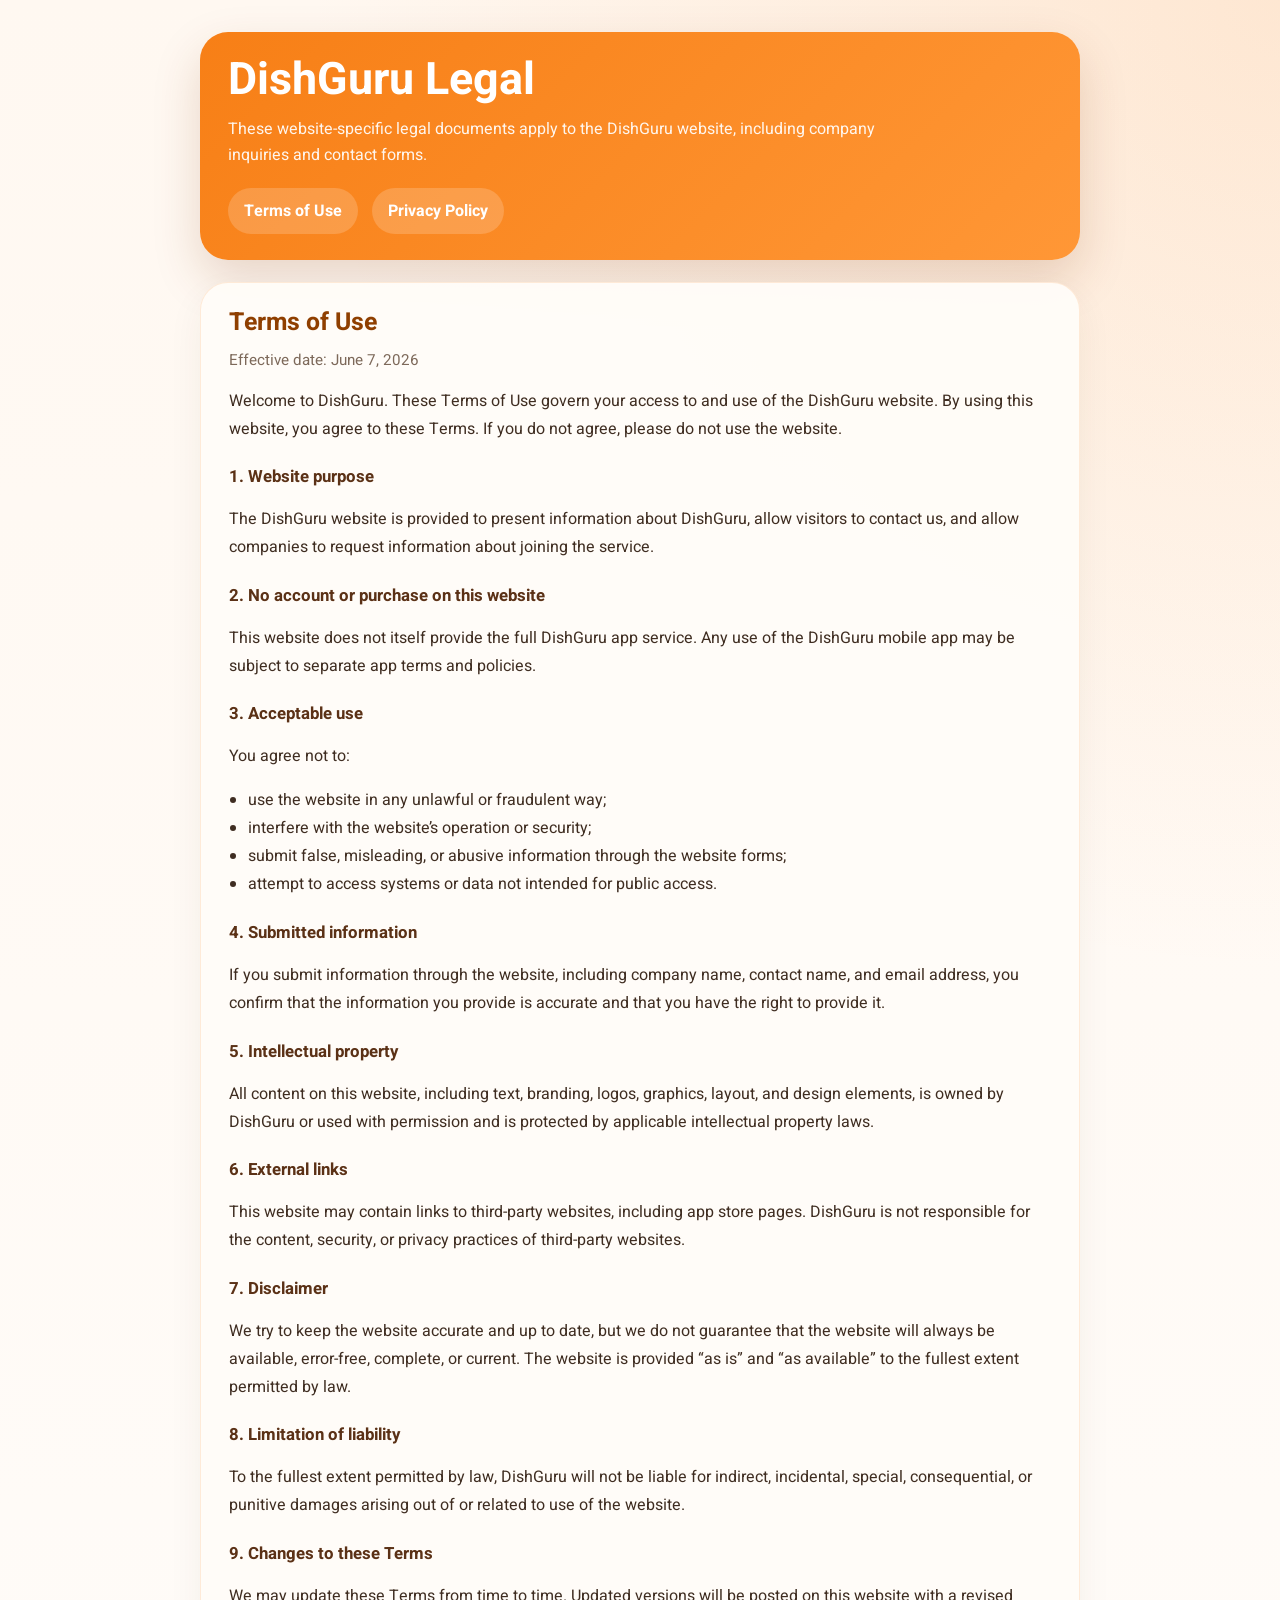
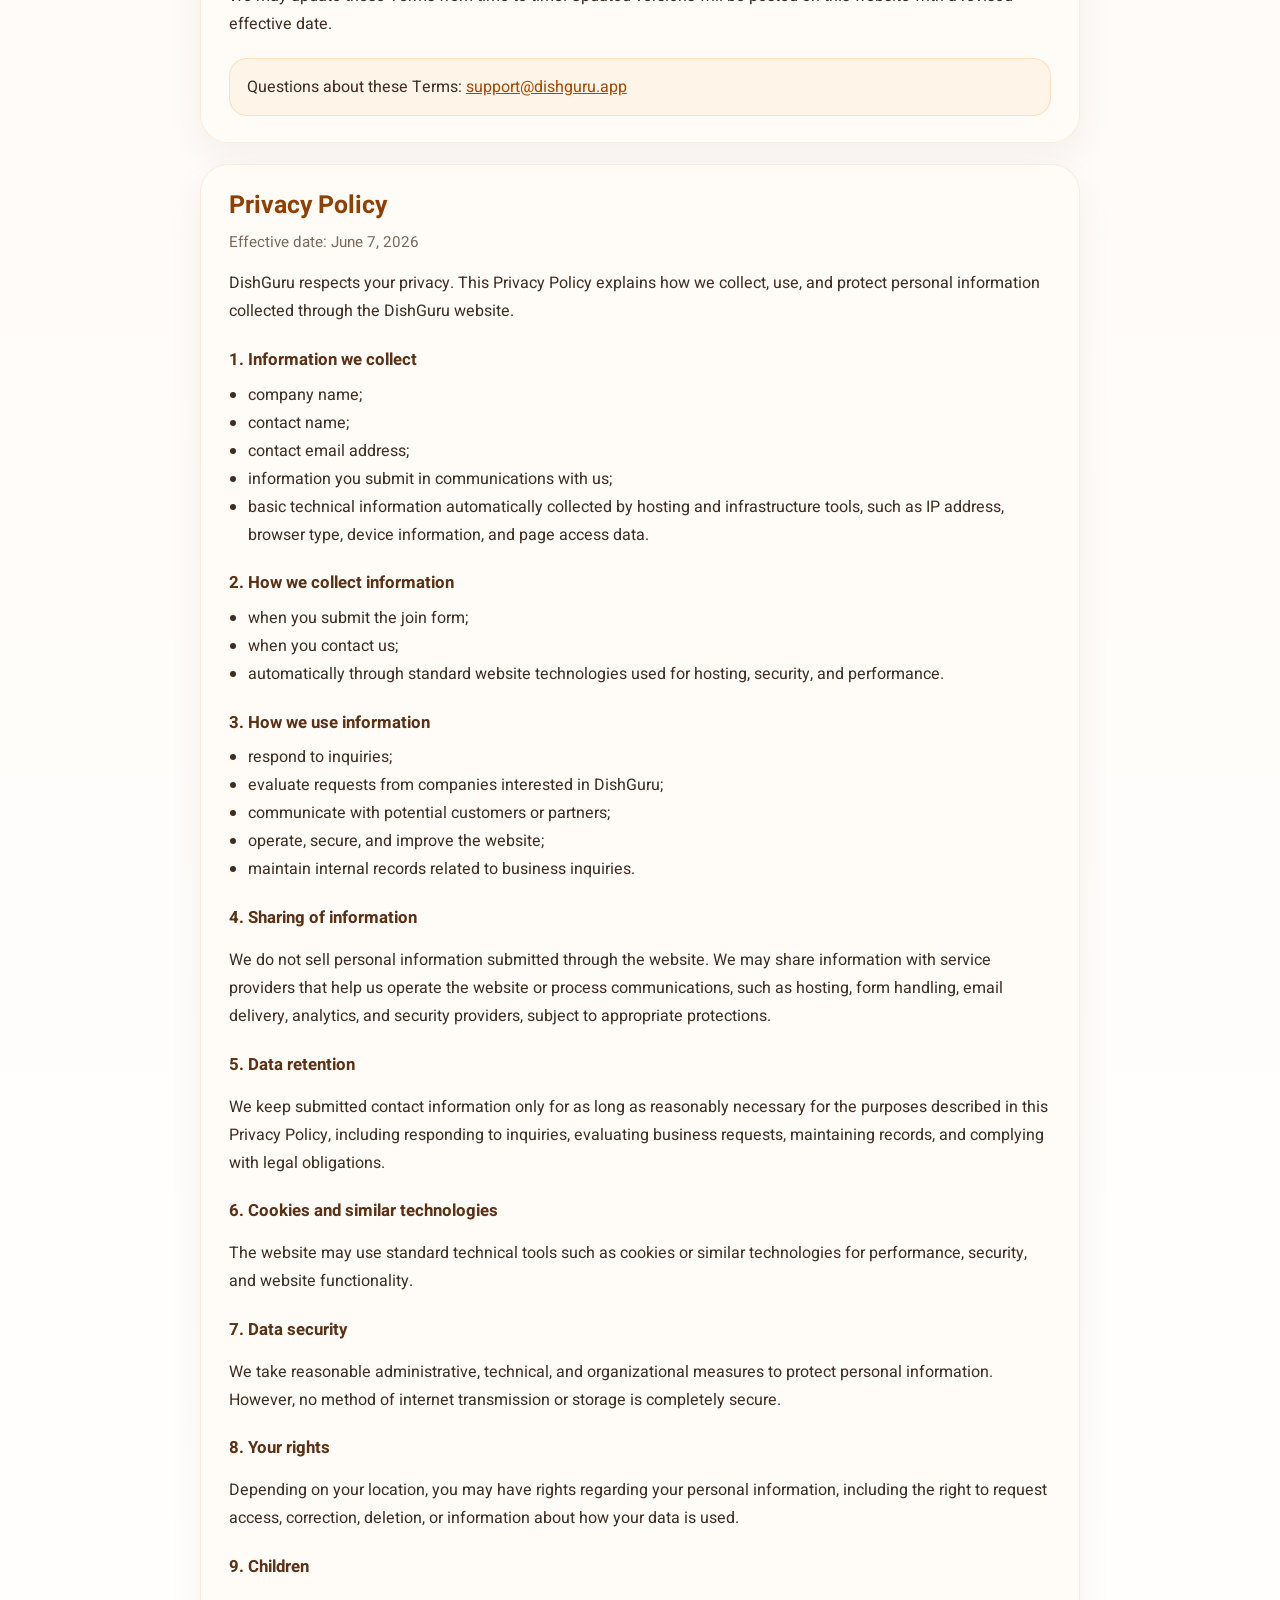
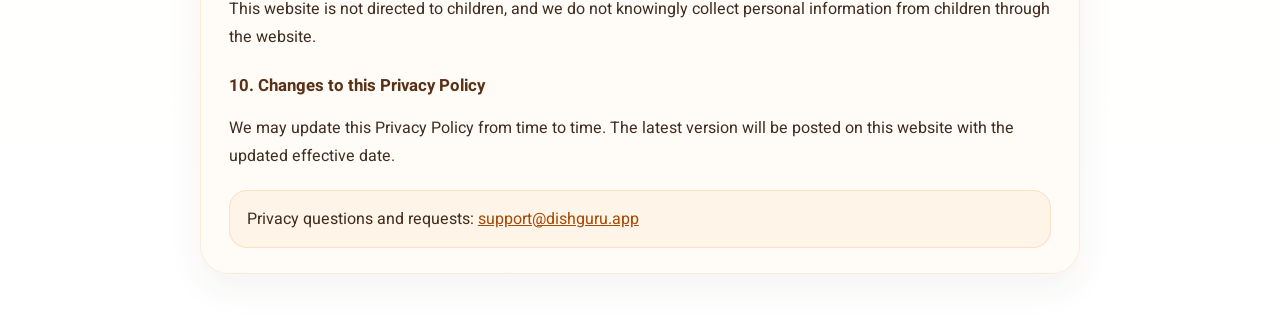
<file: legal-en.html>
<!DOCTYPE html>
<html lang="en">
  <head>
    <meta charset="UTF-8" />
    <meta name="viewport" content="width=device-width, initial-scale=1.0" />
    <title>DishGuru Legal</title>
    <link rel="preconnect" href="https://fonts.googleapis.com" />
    <link rel="preconnect" href="https://fonts.gstatic.com" crossorigin />
    <link
      href="https://fonts.googleapis.com/css2?family=Heebo:wght@400;500;700;800&display=swap"
      rel="stylesheet"
    />
    <style>
      * {
        box-sizing: border-box;
      }

      html {
        scroll-behavior: smooth;
      }

      body {
        margin: 0;
        font-family: "Heebo", Arial, sans-serif;
        color: #3f2d21;
        background:
          radial-gradient(circle at top right, rgba(247, 127, 22, 0.14), transparent 26%),
          linear-gradient(180deg, #fff8f1 0%, #ffffff 100%);
      }

      .page {
        width: min(920px, 100%);
        margin: 0 auto;
        padding: 2rem 1.25rem 3rem;
      }

      .hero {
        padding: 1.6rem 1.75rem;
        border-radius: 28px;
        background: linear-gradient(135deg, #f77f16 0%, #ff9736 100%);
        color: #ffffff;
        box-shadow: 0 20px 48px rgba(128, 58, 9, 0.18);
      }

      .hero h1 {
        margin: 0;
        font-size: clamp(2rem, 5vw, 2.8rem);
        line-height: 1;
      }

      .hero p {
        margin: 0.85rem 0 0;
        max-width: 42rem;
        font-size: 1rem;
        line-height: 1.65;
        color: rgba(255, 255, 255, 0.92);
      }

      .nav {
        display: flex;
        gap: 0.85rem;
        flex-wrap: wrap;
        margin: 1.2rem 0 0;
      }

      .nav a {
        display: inline-flex;
        align-items: center;
        justify-content: center;
        padding: 0.7rem 1rem;
        border-radius: 999px;
        background: rgba(255, 255, 255, 0.18);
        color: #ffffff;
        text-decoration: none;
        font-weight: 700;
      }

      .section {
        margin-top: 1.35rem;
        padding: 1.6rem 1.75rem;
        border-radius: 28px;
        background: rgba(255, 252, 248, 0.96);
        border: 1px solid rgba(247, 127, 22, 0.14);
        box-shadow: 0 14px 36px rgba(63, 45, 33, 0.06);
      }

      .section h2 {
        margin: 0;
        color: #8f3f00;
        font-size: 1.55rem;
        line-height: 1.15;
      }

      .effective {
        margin: 0.75rem 0 0;
        font-size: 0.95rem;
        color: #7d695a;
      }

      .lead {
        margin: 1rem 0 0;
        line-height: 1.75;
      }

      .clause {
        margin-top: 1.35rem;
      }

      .clause h3 {
        margin: 0 0 0.5rem;
        font-size: 1.05rem;
        color: #5b3116;
      }

      .clause p,
      .clause li {
        line-height: 1.75;
      }

      .clause ul {
        margin: 0.55rem 0 0;
        padding-left: 1.2rem;
      }

      .contact-box {
        margin-top: 1.25rem;
        padding: 1rem 1.05rem;
        border-radius: 18px;
        background: #fff4e8;
        border: 1px solid rgba(247, 127, 22, 0.18);
      }

      a {
        color: #a64a05;
      }
    </style>
  </head>
  <body>
    <div class="page">
      <section class="hero">
        <h1>DishGuru Legal</h1>
        <p>
          These website-specific legal documents apply to the DishGuru website, including company
          inquiries and contact forms.
        </p>
        <div class="nav">
          <a href="#terms">Terms of Use</a>
          <a href="#privacy">Privacy Policy</a>
        </div>
      </section>

      <section class="section" id="terms">
        <h2>Terms of Use</h2>
        <p class="effective">Effective date: June 7, 2026</p>
        <p class="lead">
          Welcome to DishGuru. These Terms of Use govern your access to and use of the DishGuru
          website. By using this website, you agree to these Terms. If you do not agree, please do
          not use the website.
        </p>

        <div class="clause">
          <h3>1. Website purpose</h3>
          <p>
            The DishGuru website is provided to present information about DishGuru, allow visitors
            to contact us, and allow companies to request information about joining the service.
          </p>
        </div>

        <div class="clause">
          <h3>2. No account or purchase on this website</h3>
          <p>
            This website does not itself provide the full DishGuru app service. Any use of the
            DishGuru mobile app may be subject to separate app terms and policies.
          </p>
        </div>

        <div class="clause">
          <h3>3. Acceptable use</h3>
          <p>You agree not to:</p>
          <ul>
            <li>use the website in any unlawful or fraudulent way;</li>
            <li>interfere with the website’s operation or security;</li>
            <li>submit false, misleading, or abusive information through the website forms;</li>
            <li>attempt to access systems or data not intended for public access.</li>
          </ul>
        </div>

        <div class="clause">
          <h3>4. Submitted information</h3>
          <p>
            If you submit information through the website, including company name, contact name,
            and email address, you confirm that the information you provide is accurate and that
            you have the right to provide it.
          </p>
        </div>

        <div class="clause">
          <h3>5. Intellectual property</h3>
          <p>
            All content on this website, including text, branding, logos, graphics, layout, and
            design elements, is owned by DishGuru or used with permission and is protected by
            applicable intellectual property laws.
          </p>
        </div>

        <div class="clause">
          <h3>6. External links</h3>
          <p>
            This website may contain links to third-party websites, including app store pages.
            DishGuru is not responsible for the content, security, or privacy practices of
            third-party websites.
          </p>
        </div>

        <div class="clause">
          <h3>7. Disclaimer</h3>
          <p>
            We try to keep the website accurate and up to date, but we do not guarantee that the
            website will always be available, error-free, complete, or current. The website is
            provided “as is” and “as available” to the fullest extent permitted by law.
          </p>
        </div>

        <div class="clause">
          <h3>8. Limitation of liability</h3>
          <p>
            To the fullest extent permitted by law, DishGuru will not be liable for indirect,
            incidental, special, consequential, or punitive damages arising out of or related to
            use of the website.
          </p>
        </div>

        <div class="clause">
          <h3>9. Changes to these Terms</h3>
          <p>
            We may update these Terms from time to time. Updated versions will be posted on this
            website with a revised effective date.
          </p>
        </div>

        <div class="contact-box">
          Questions about these Terms:
          <a href="mailto:support@dishguru.app">support@dishguru.app</a>
        </div>
      </section>

      <section class="section" id="privacy">
        <h2>Privacy Policy</h2>
        <p class="effective">Effective date: June 7, 2026</p>
        <p class="lead">
          DishGuru respects your privacy. This Privacy Policy explains how we collect, use, and
          protect personal information collected through the DishGuru website.
        </p>

        <div class="clause">
          <h3>1. Information we collect</h3>
          <ul>
            <li>company name;</li>
            <li>contact name;</li>
            <li>contact email address;</li>
            <li>information you submit in communications with us;</li>
            <li>
              basic technical information automatically collected by hosting and infrastructure
              tools, such as IP address, browser type, device information, and page access data.
            </li>
          </ul>
        </div>

        <div class="clause">
          <h3>2. How we collect information</h3>
          <ul>
            <li>when you submit the join form;</li>
            <li>when you contact us;</li>
            <li>
              automatically through standard website technologies used for hosting, security, and
              performance.
            </li>
          </ul>
        </div>

        <div class="clause">
          <h3>3. How we use information</h3>
          <ul>
            <li>respond to inquiries;</li>
            <li>evaluate requests from companies interested in DishGuru;</li>
            <li>communicate with potential customers or partners;</li>
            <li>operate, secure, and improve the website;</li>
            <li>maintain internal records related to business inquiries.</li>
          </ul>
        </div>

        <div class="clause">
          <h3>4. Sharing of information</h3>
          <p>
            We do not sell personal information submitted through the website. We may share
            information with service providers that help us operate the website or process
            communications, such as hosting, form handling, email delivery, analytics, and
            security providers, subject to appropriate protections.
          </p>
        </div>

        <div class="clause">
          <h3>5. Data retention</h3>
          <p>
            We keep submitted contact information only for as long as reasonably necessary for the
            purposes described in this Privacy Policy, including responding to inquiries,
            evaluating business requests, maintaining records, and complying with legal
            obligations.
          </p>
        </div>

        <div class="clause">
          <h3>6. Cookies and similar technologies</h3>
          <p>
            The website may use standard technical tools such as cookies or similar technologies
            for performance, security, and website functionality.
          </p>
        </div>

        <div class="clause">
          <h3>7. Data security</h3>
          <p>
            We take reasonable administrative, technical, and organizational measures to protect
            personal information. However, no method of internet transmission or storage is
            completely secure.
          </p>
        </div>

        <div class="clause">
          <h3>8. Your rights</h3>
          <p>
            Depending on your location, you may have rights regarding your personal information,
            including the right to request access, correction, deletion, or information about how
            your data is used.
          </p>
        </div>

        <div class="clause">
          <h3>9. Children</h3>
          <p>
            This website is not directed to children, and we do not knowingly collect personal
            information from children through the website.
          </p>
        </div>

        <div class="clause">
          <h3>10. Changes to this Privacy Policy</h3>
          <p>
            We may update this Privacy Policy from time to time. The latest version will be posted
            on this website with the updated effective date.
          </p>
        </div>

        <div class="contact-box">
          Privacy questions and requests:
          <a href="mailto:support@dishguru.app">support@dishguru.app</a>
        </div>
      </section>
    </div>
  </body>
</html>
</file>
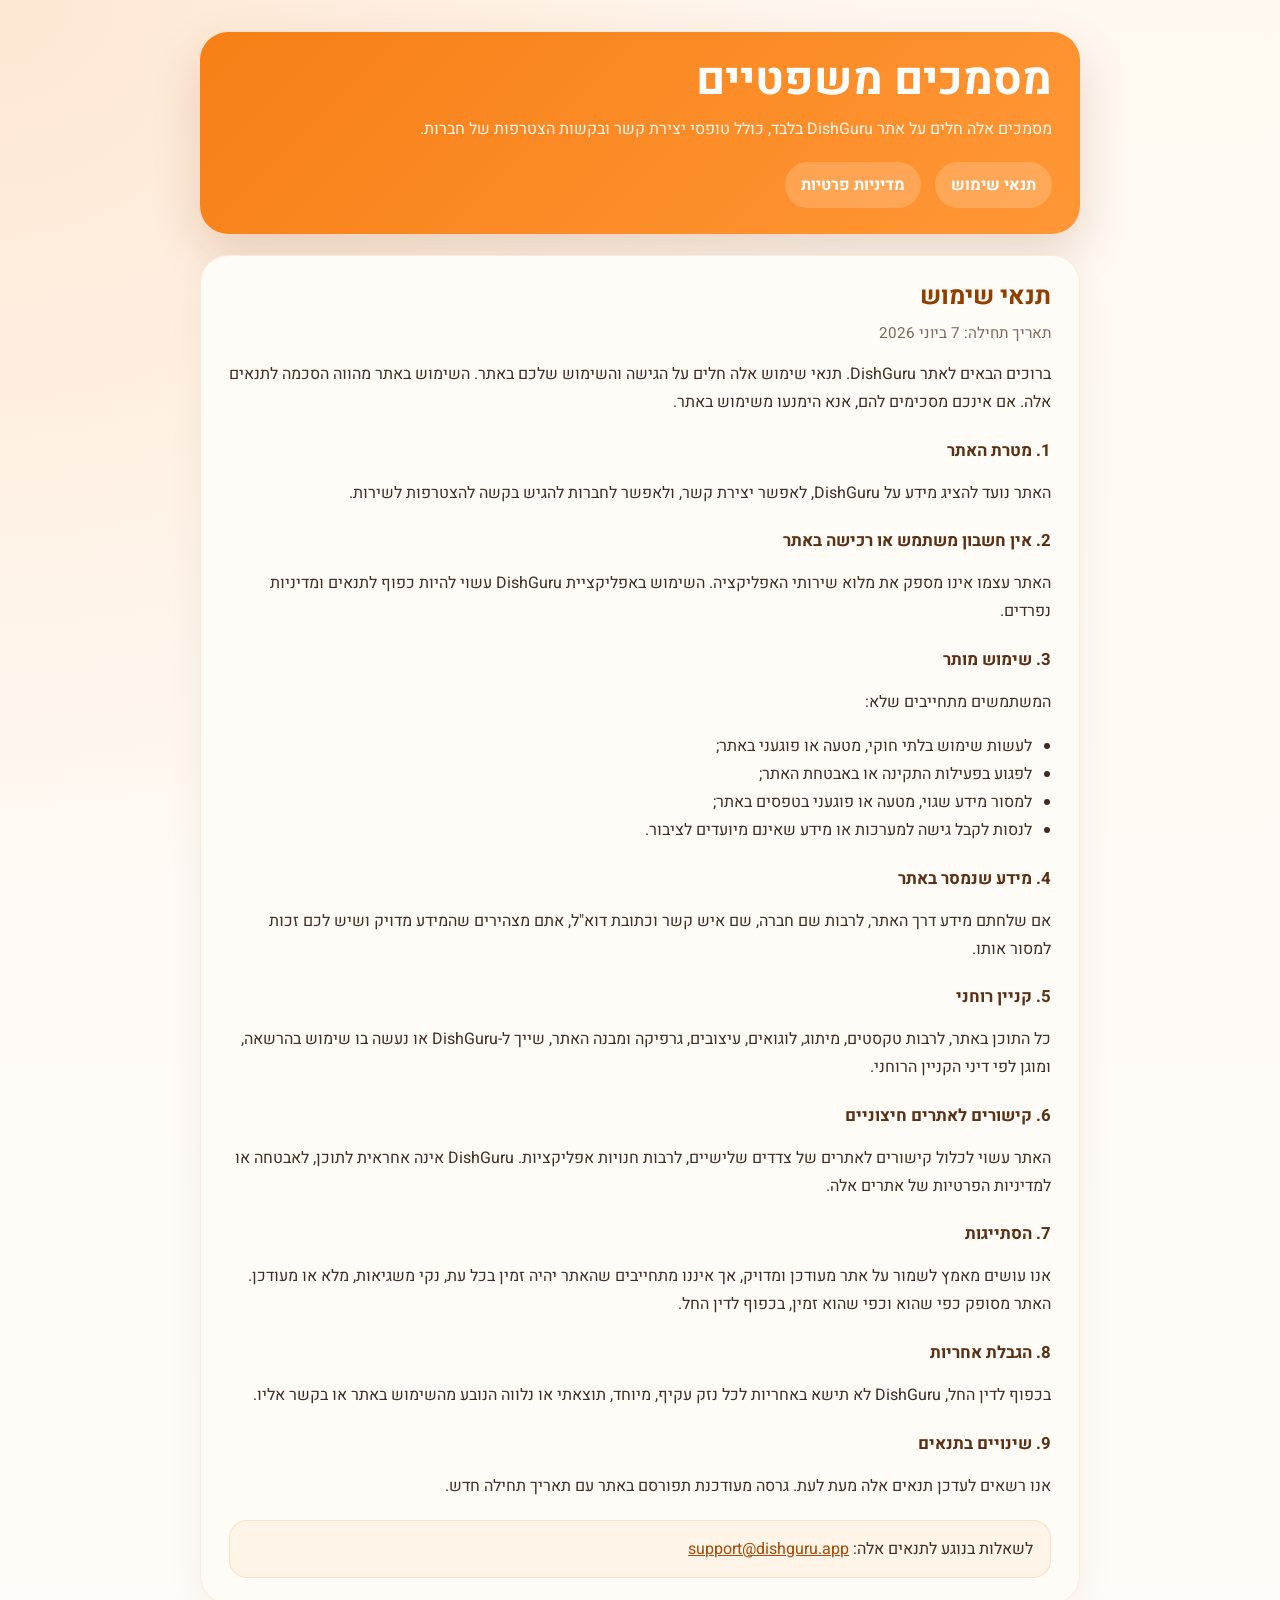
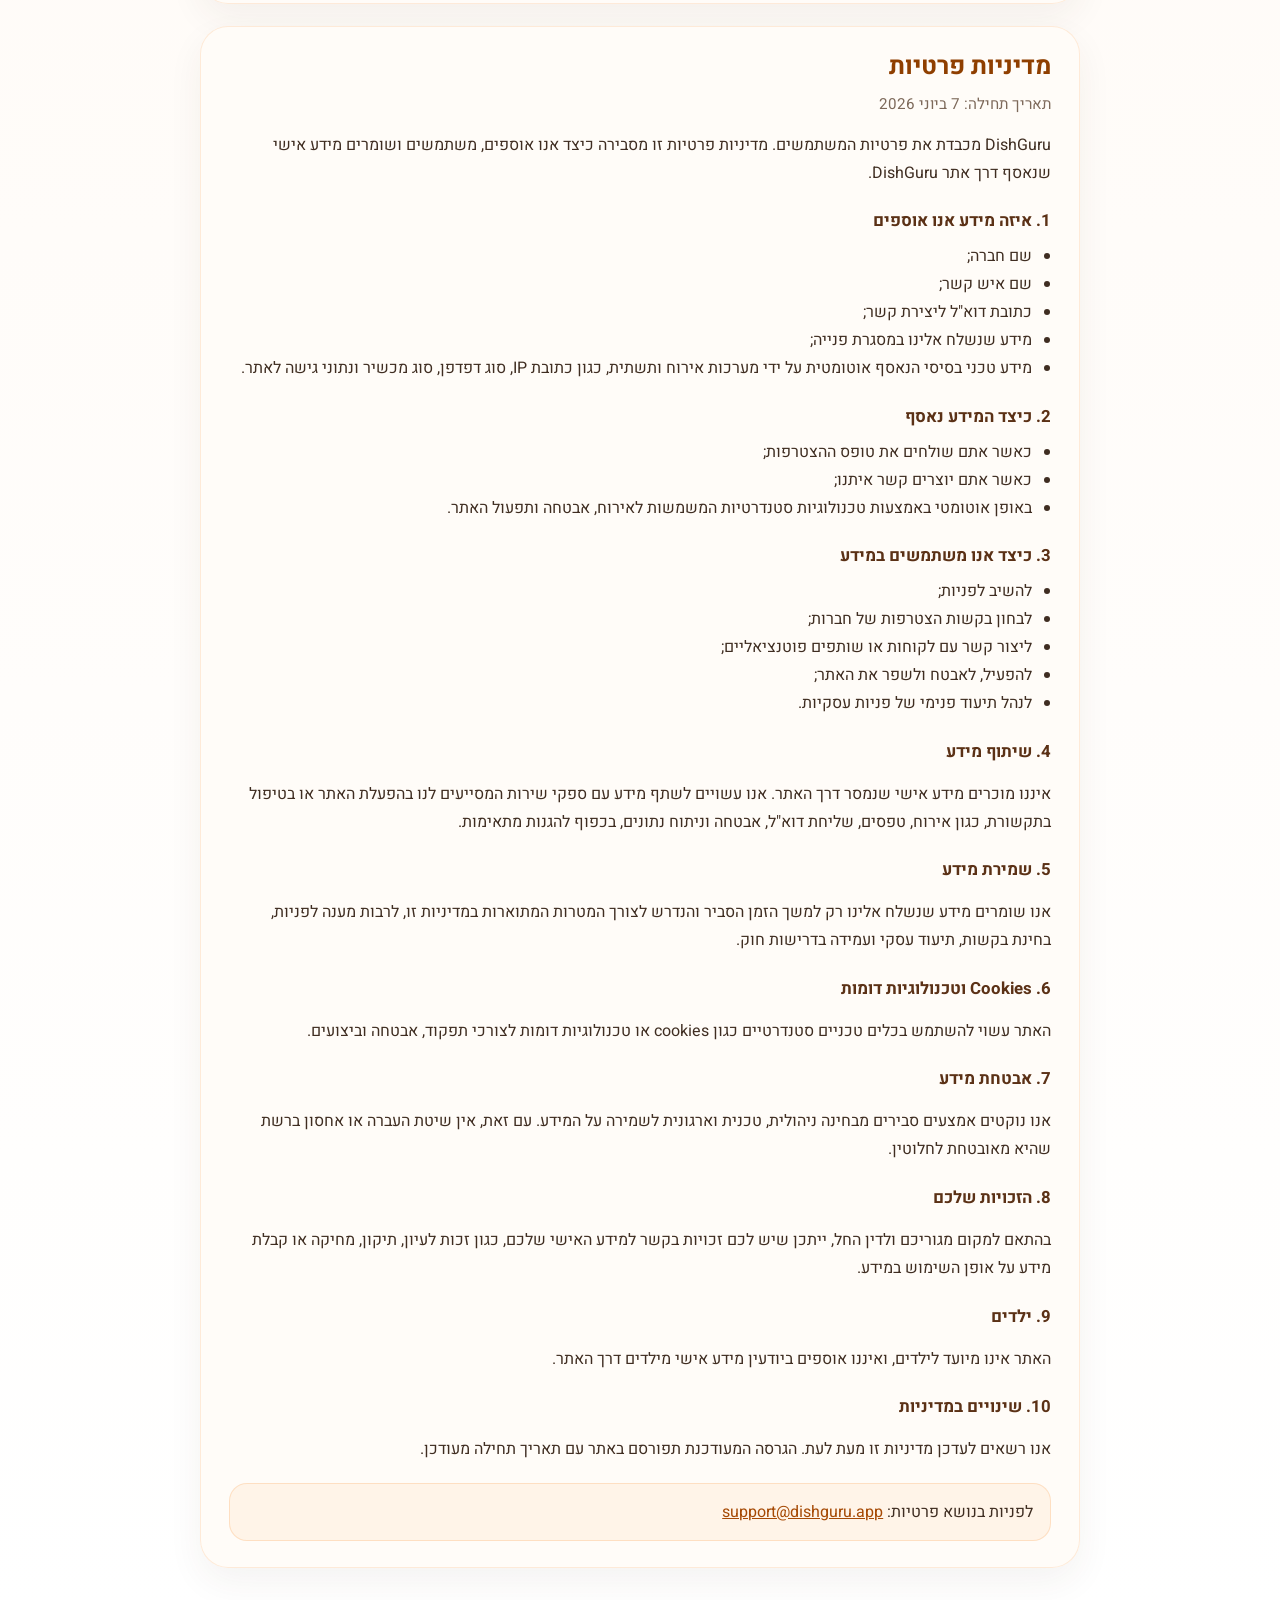
<file: legal-he.html>
<!DOCTYPE html>
<html lang="he" dir="rtl">
  <head>
    <meta charset="UTF-8" />
    <meta name="viewport" content="width=device-width, initial-scale=1.0" />
    <title>DishGuru Legal</title>
    <link rel="preconnect" href="https://fonts.googleapis.com" />
    <link rel="preconnect" href="https://fonts.gstatic.com" crossorigin />
    <link
      href="https://fonts.googleapis.com/css2?family=Heebo:wght@400;500;700;800&display=swap"
      rel="stylesheet"
    />
    <style>
      * {
        box-sizing: border-box;
      }

      html {
        scroll-behavior: smooth;
      }

      body {
        margin: 0;
        font-family: "Heebo", Arial, sans-serif;
        color: #3f2d21;
        background:
          radial-gradient(circle at top left, rgba(247, 127, 22, 0.14), transparent 26%),
          linear-gradient(180deg, #fff8f1 0%, #ffffff 100%);
      }

      .page {
        width: min(920px, 100%);
        margin: 0 auto;
        padding: 2rem 1.25rem 3rem;
      }

      .hero {
        padding: 1.6rem 1.75rem;
        border-radius: 28px;
        background: linear-gradient(135deg, #f77f16 0%, #ff9736 100%);
        color: #ffffff;
        box-shadow: 0 20px 48px rgba(128, 58, 9, 0.18);
      }

      .hero h1 {
        margin: 0;
        font-size: clamp(2rem, 5vw, 2.8rem);
        line-height: 1;
      }

      .hero p {
        margin: 0.85rem 0 0;
        max-width: 42rem;
        font-size: 1rem;
        line-height: 1.65;
        color: rgba(255, 255, 255, 0.92);
      }

      .nav {
        display: flex;
        gap: 0.85rem;
        flex-wrap: wrap;
        margin: 1.2rem 0 0;
      }

      .nav a {
        display: inline-flex;
        align-items: center;
        justify-content: center;
        padding: 0.7rem 1rem;
        border-radius: 999px;
        background: rgba(255, 255, 255, 0.18);
        color: #ffffff;
        text-decoration: none;
        font-weight: 700;
      }

      .section {
        margin-top: 1.35rem;
        padding: 1.6rem 1.75rem;
        border-radius: 28px;
        background: rgba(255, 252, 248, 0.96);
        border: 1px solid rgba(247, 127, 22, 0.14);
        box-shadow: 0 14px 36px rgba(63, 45, 33, 0.06);
      }

      .section h2 {
        margin: 0;
        color: #8f3f00;
        font-size: 1.55rem;
        line-height: 1.15;
      }

      .effective {
        margin: 0.75rem 0 0;
        font-size: 0.95rem;
        color: #7d695a;
      }

      .lead {
        margin: 1rem 0 0;
        line-height: 1.75;
      }

      .clause {
        margin-top: 1.35rem;
      }

      .clause h3 {
        margin: 0 0 0.5rem;
        font-size: 1.05rem;
        color: #5b3116;
      }

      .clause p,
      .clause li {
        line-height: 1.75;
      }

      .clause ul {
        margin: 0.55rem 0 0;
        padding-right: 1.2rem;
      }

      .contact-box {
        margin-top: 1.25rem;
        padding: 1rem 1.05rem;
        border-radius: 18px;
        background: #fff4e8;
        border: 1px solid rgba(247, 127, 22, 0.18);
      }

      a {
        color: #a64a05;
      }
    </style>
  </head>
  <body>
    <div class="page">
      <section class="hero">
        <h1>מסמכים משפטיים</h1>
        <p>
          מסמכים אלה חלים על אתר DishGuru בלבד, כולל טופסי יצירת קשר ובקשות הצטרפות של חברות.
        </p>
        <div class="nav">
          <a href="#terms">תנאי שימוש</a>
          <a href="#privacy">מדיניות פרטיות</a>
        </div>
      </section>

      <section class="section" id="terms">
        <h2>תנאי שימוש</h2>
        <p class="effective">תאריך תחילה: 7 ביוני 2026</p>
        <p class="lead">
          ברוכים הבאים לאתר DishGuru. תנאי שימוש אלה חלים על הגישה והשימוש שלכם באתר. השימוש
          באתר מהווה הסכמה לתנאים אלה. אם אינכם מסכימים להם, אנא הימנעו משימוש באתר.
        </p>

        <div class="clause">
          <h3>1. מטרת האתר</h3>
          <p>
            האתר נועד להציג מידע על DishGuru, לאפשר יצירת קשר, ולאפשר לחברות להגיש בקשה
            להצטרפות לשירות.
          </p>
        </div>

        <div class="clause">
          <h3>2. אין חשבון משתמש או רכישה באתר</h3>
          <p>
            האתר עצמו אינו מספק את מלוא שירותי האפליקציה. השימוש באפליקציית DishGuru עשוי להיות
            כפוף לתנאים ומדיניות נפרדים.
          </p>
        </div>

        <div class="clause">
          <h3>3. שימוש מותר</h3>
          <p>המשתמשים מתחייבים שלא:</p>
          <ul>
            <li>לעשות שימוש בלתי חוקי, מטעה או פוגעני באתר;</li>
            <li>לפגוע בפעילות התקינה או באבטחת האתר;</li>
            <li>למסור מידע שגוי, מטעה או פוגעני בטפסים באתר;</li>
            <li>לנסות לקבל גישה למערכות או מידע שאינם מיועדים לציבור.</li>
          </ul>
        </div>

        <div class="clause">
          <h3>4. מידע שנמסר באתר</h3>
          <p>
            אם שלחתם מידע דרך האתר, לרבות שם חברה, שם איש קשר וכתובת דוא"ל, אתם מצהירים שהמידע
            מדויק ושיש לכם זכות למסור אותו.
          </p>
        </div>

        <div class="clause">
          <h3>5. קניין רוחני</h3>
          <p>
            כל התוכן באתר, לרבות טקסטים, מיתוג, לוגואים, עיצובים, גרפיקה ומבנה האתר, שייך
            ל-DishGuru או נעשה בו שימוש בהרשאה, ומוגן לפי דיני הקניין הרוחני.
          </p>
        </div>

        <div class="clause">
          <h3>6. קישורים לאתרים חיצוניים</h3>
          <p>
            האתר עשוי לכלול קישורים לאתרים של צדדים שלישיים, לרבות חנויות אפליקציות. DishGuru
            אינה אחראית לתוכן, לאבטחה או למדיניות הפרטיות של אתרים אלה.
          </p>
        </div>

        <div class="clause">
          <h3>7. הסתייגות</h3>
          <p>
            אנו עושים מאמץ לשמור על אתר מעודכן ומדויק, אך איננו מתחייבים שהאתר יהיה זמין בכל
            עת, נקי משגיאות, מלא או מעודכן. האתר מסופק כפי שהוא וכפי שהוא זמין, בכפוף לדין החל.
          </p>
        </div>

        <div class="clause">
          <h3>8. הגבלת אחריות</h3>
          <p>
            בכפוף לדין החל, DishGuru לא תישא באחריות לכל נזק עקיף, מיוחד, תוצאתי או נלווה הנובע
            מהשימוש באתר או בקשר אליו.
          </p>
        </div>

        <div class="clause">
          <h3>9. שינויים בתנאים</h3>
          <p>
            אנו רשאים לעדכן תנאים אלה מעת לעת. גרסה מעודכנת תפורסם באתר עם תאריך תחילה חדש.
          </p>
        </div>

        <div class="contact-box">
          לשאלות בנוגע לתנאים אלה:
          <a href="mailto:support@dishguru.app">support@dishguru.app</a>
        </div>
      </section>

      <section class="section" id="privacy">
        <h2>מדיניות פרטיות</h2>
        <p class="effective">תאריך תחילה: 7 ביוני 2026</p>
        <p class="lead">
          DishGuru מכבדת את פרטיות המשתמשים. מדיניות פרטיות זו מסבירה כיצד אנו אוספים, משתמשים
          ושומרים מידע אישי שנאסף דרך אתר DishGuru.
        </p>

        <div class="clause">
          <h3>1. איזה מידע אנו אוספים</h3>
          <ul>
            <li>שם חברה;</li>
            <li>שם איש קשר;</li>
            <li>כתובת דוא"ל ליצירת קשר;</li>
            <li>מידע שנשלח אלינו במסגרת פנייה;</li>
            <li>
              מידע טכני בסיסי הנאסף אוטומטית על ידי מערכות אירוח ותשתית, כגון כתובת IP, סוג
              דפדפן, סוג מכשיר ונתוני גישה לאתר.
            </li>
          </ul>
        </div>

        <div class="clause">
          <h3>2. כיצד המידע נאסף</h3>
          <ul>
            <li>כאשר אתם שולחים את טופס ההצטרפות;</li>
            <li>כאשר אתם יוצרים קשר איתנו;</li>
            <li>
              באופן אוטומטי באמצעות טכנולוגיות סטנדרטיות המשמשות לאירוח, אבטחה ותפעול האתר.
            </li>
          </ul>
        </div>

        <div class="clause">
          <h3>3. כיצד אנו משתמשים במידע</h3>
          <ul>
            <li>להשיב לפניות;</li>
            <li>לבחון בקשות הצטרפות של חברות;</li>
            <li>ליצור קשר עם לקוחות או שותפים פוטנציאליים;</li>
            <li>להפעיל, לאבטח ולשפר את האתר;</li>
            <li>לנהל תיעוד פנימי של פניות עסקיות.</li>
          </ul>
        </div>

        <div class="clause">
          <h3>4. שיתוף מידע</h3>
          <p>
            איננו מוכרים מידע אישי שנמסר דרך האתר. אנו עשויים לשתף מידע עם ספקי שירות המסייעים
            לנו בהפעלת האתר או בטיפול בתקשורת, כגון אירוח, טפסים, שליחת דוא"ל, אבטחה וניתוח
            נתונים, בכפוף להגנות מתאימות.
          </p>
        </div>

        <div class="clause">
          <h3>5. שמירת מידע</h3>
          <p>
            אנו שומרים מידע שנשלח אלינו רק למשך הזמן הסביר והנדרש לצורך המטרות המתוארות במדיניות
            זו, לרבות מענה לפניות, בחינת בקשות, תיעוד עסקי ועמידה בדרישות חוק.
          </p>
        </div>

        <div class="clause">
          <h3>6. Cookies וטכנולוגיות דומות</h3>
          <p>
            האתר עשוי להשתמש בכלים טכניים סטנדרטיים כגון cookies או טכנולוגיות דומות לצורכי
            תפקוד, אבטחה וביצועים.
          </p>
        </div>

        <div class="clause">
          <h3>7. אבטחת מידע</h3>
          <p>
            אנו נוקטים אמצעים סבירים מבחינה ניהולית, טכנית וארגונית לשמירה על המידע. עם זאת,
            אין שיטת העברה או אחסון ברשת שהיא מאובטחת לחלוטין.
          </p>
        </div>

        <div class="clause">
          <h3>8. הזכויות שלכם</h3>
          <p>
            בהתאם למקום מגוריכם ולדין החל, ייתכן שיש לכם זכויות בקשר למידע האישי שלכם, כגון
            זכות לעיון, תיקון, מחיקה או קבלת מידע על אופן השימוש במידע.
          </p>
        </div>

        <div class="clause">
          <h3>9. ילדים</h3>
          <p>
            האתר אינו מיועד לילדים, ואיננו אוספים ביודעין מידע אישי מילדים דרך האתר.
          </p>
        </div>

        <div class="clause">
          <h3>10. שינויים במדיניות</h3>
          <p>
            אנו רשאים לעדכן מדיניות זו מעת לעת. הגרסה המעודכנת תפורסם באתר עם תאריך תחילה מעודכן.
          </p>
        </div>

        <div class="contact-box">
          לפניות בנושא פרטיות:
          <a href="mailto:support@dishguru.app">support@dishguru.app</a>
        </div>
      </section>
    </div>
  </body>
</html>
</file>
